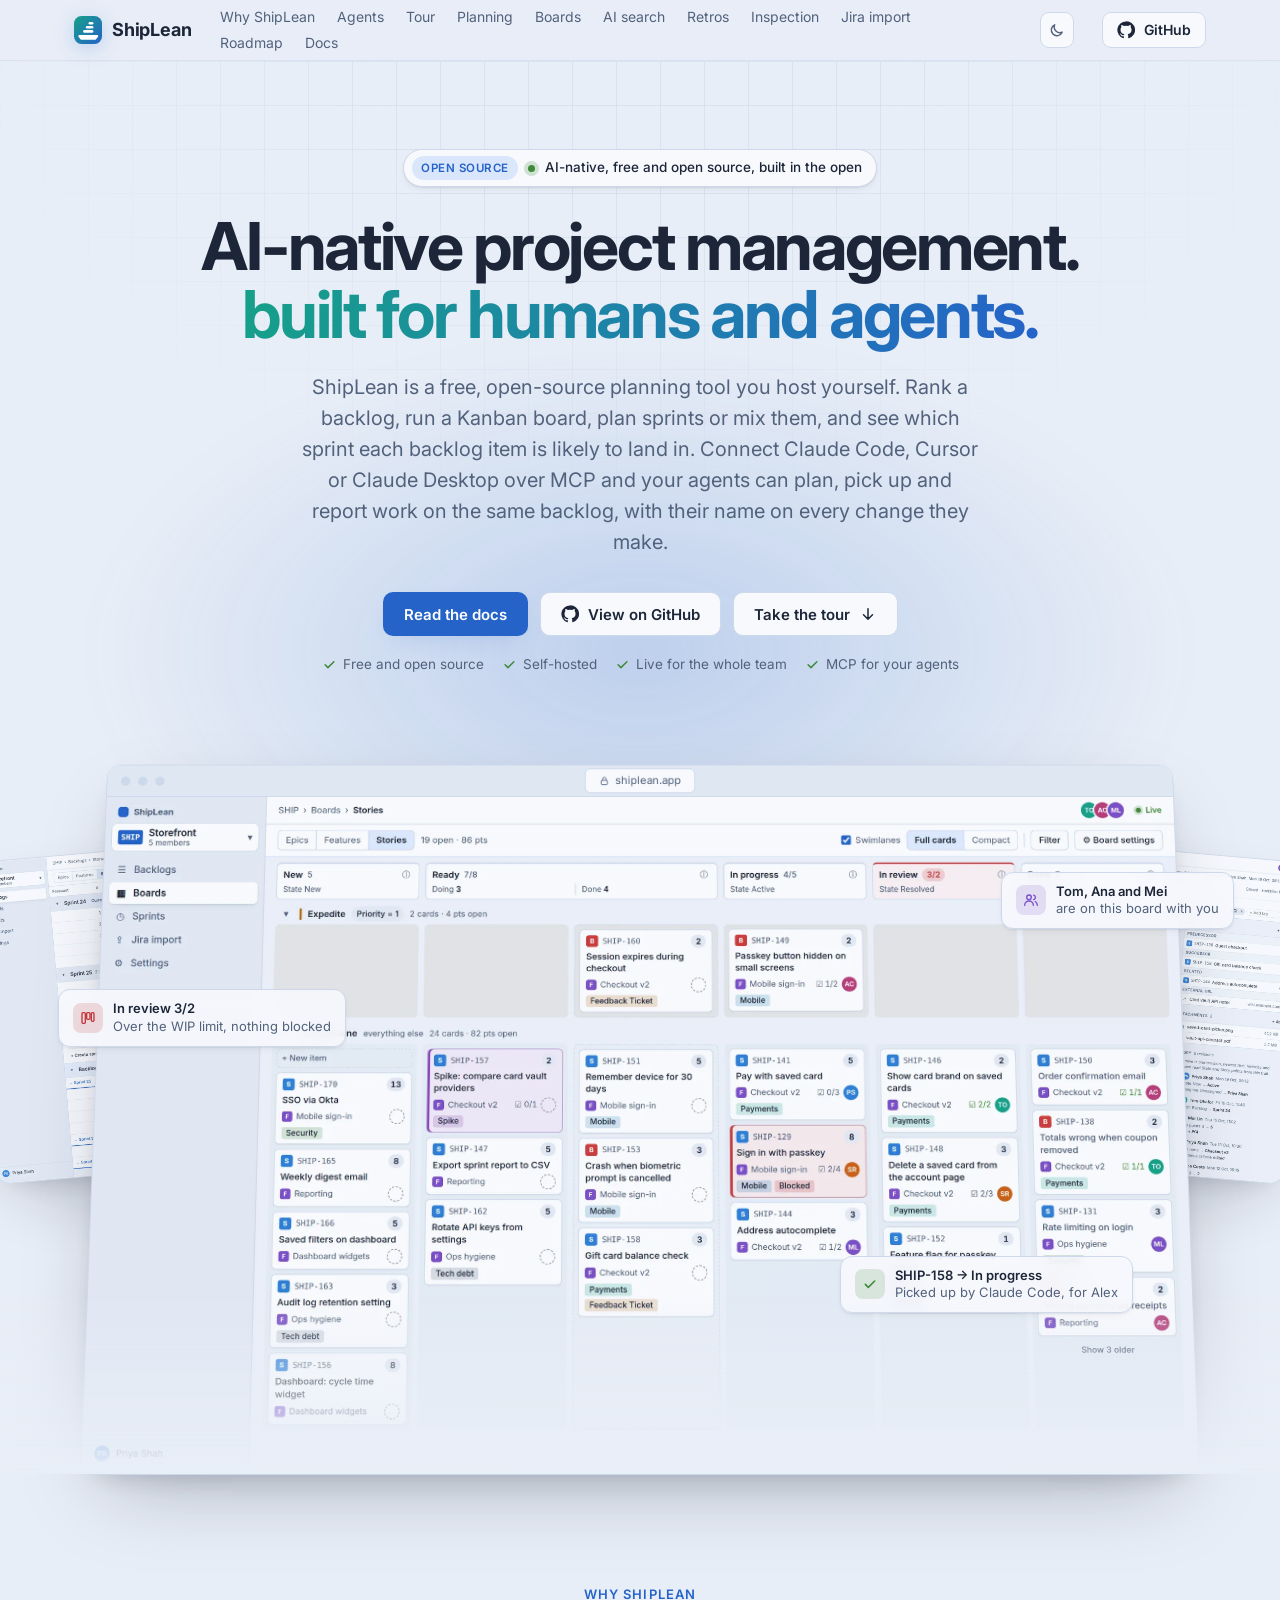
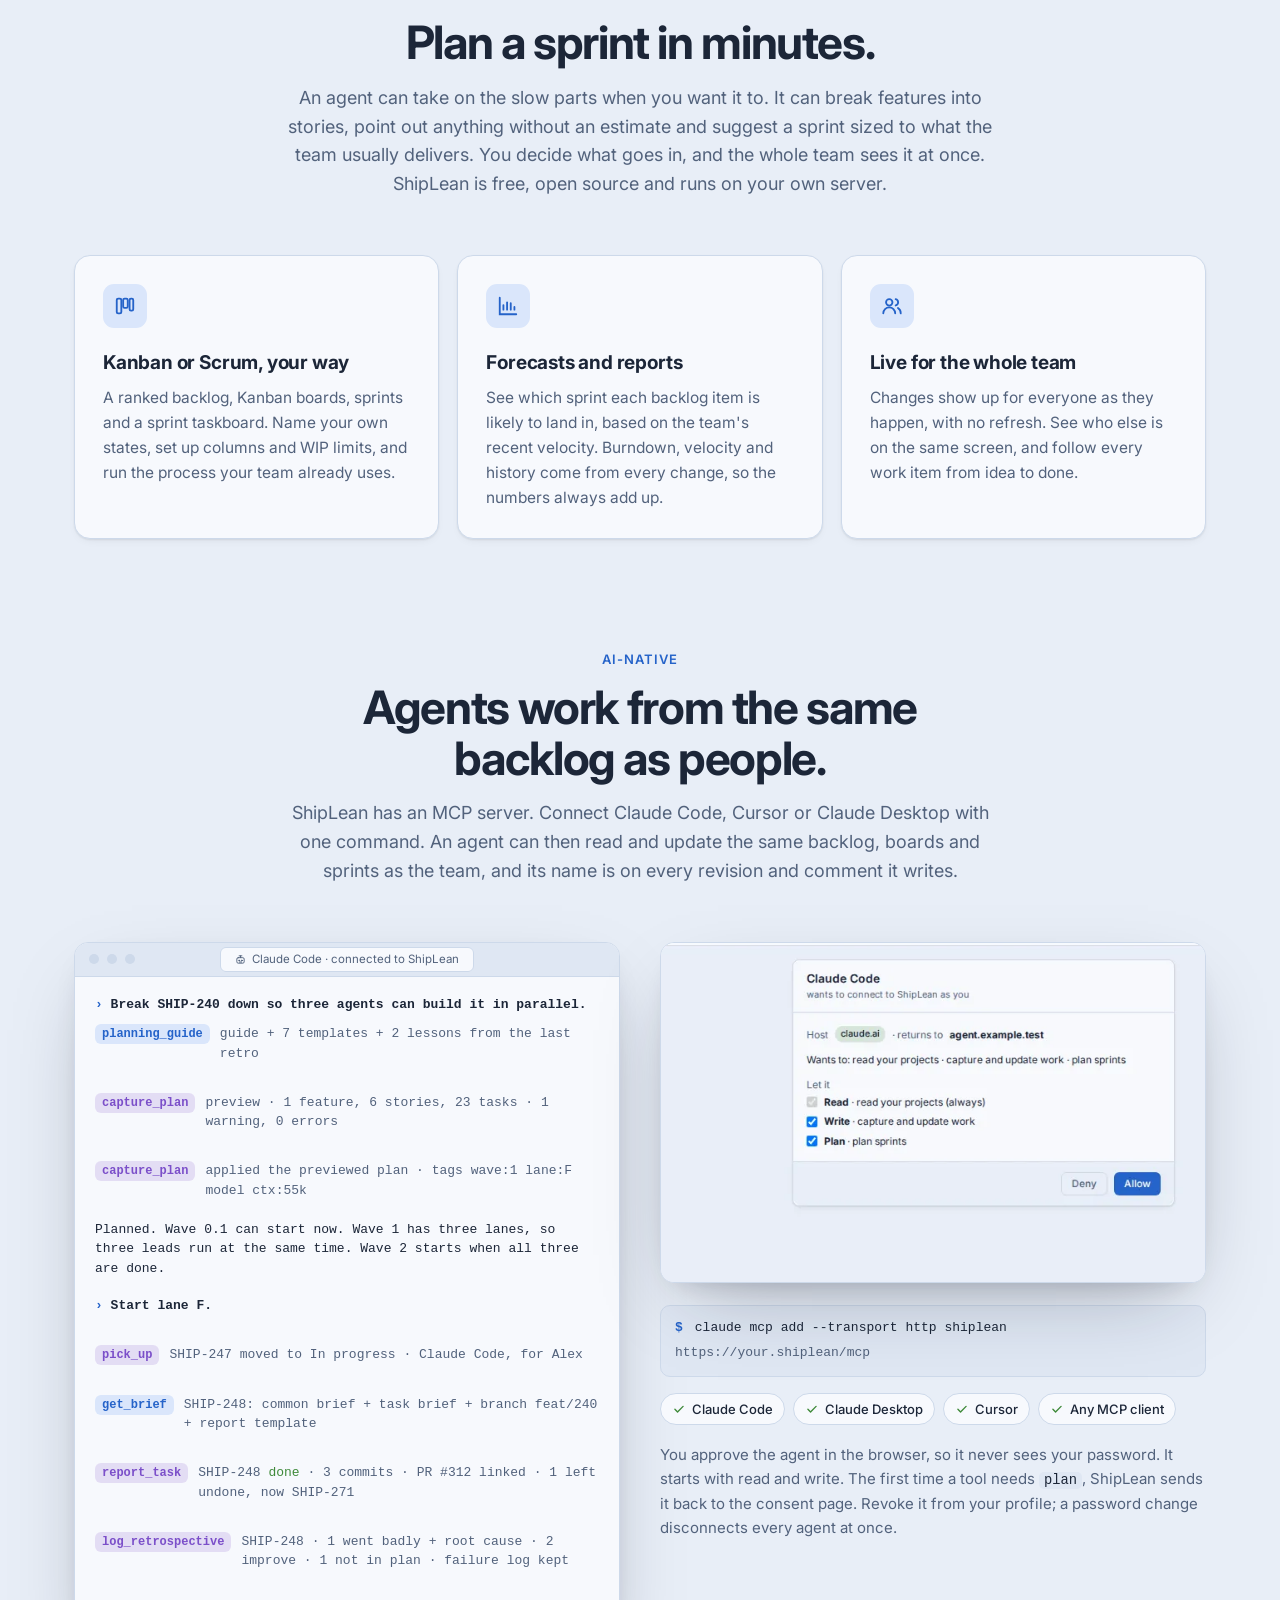
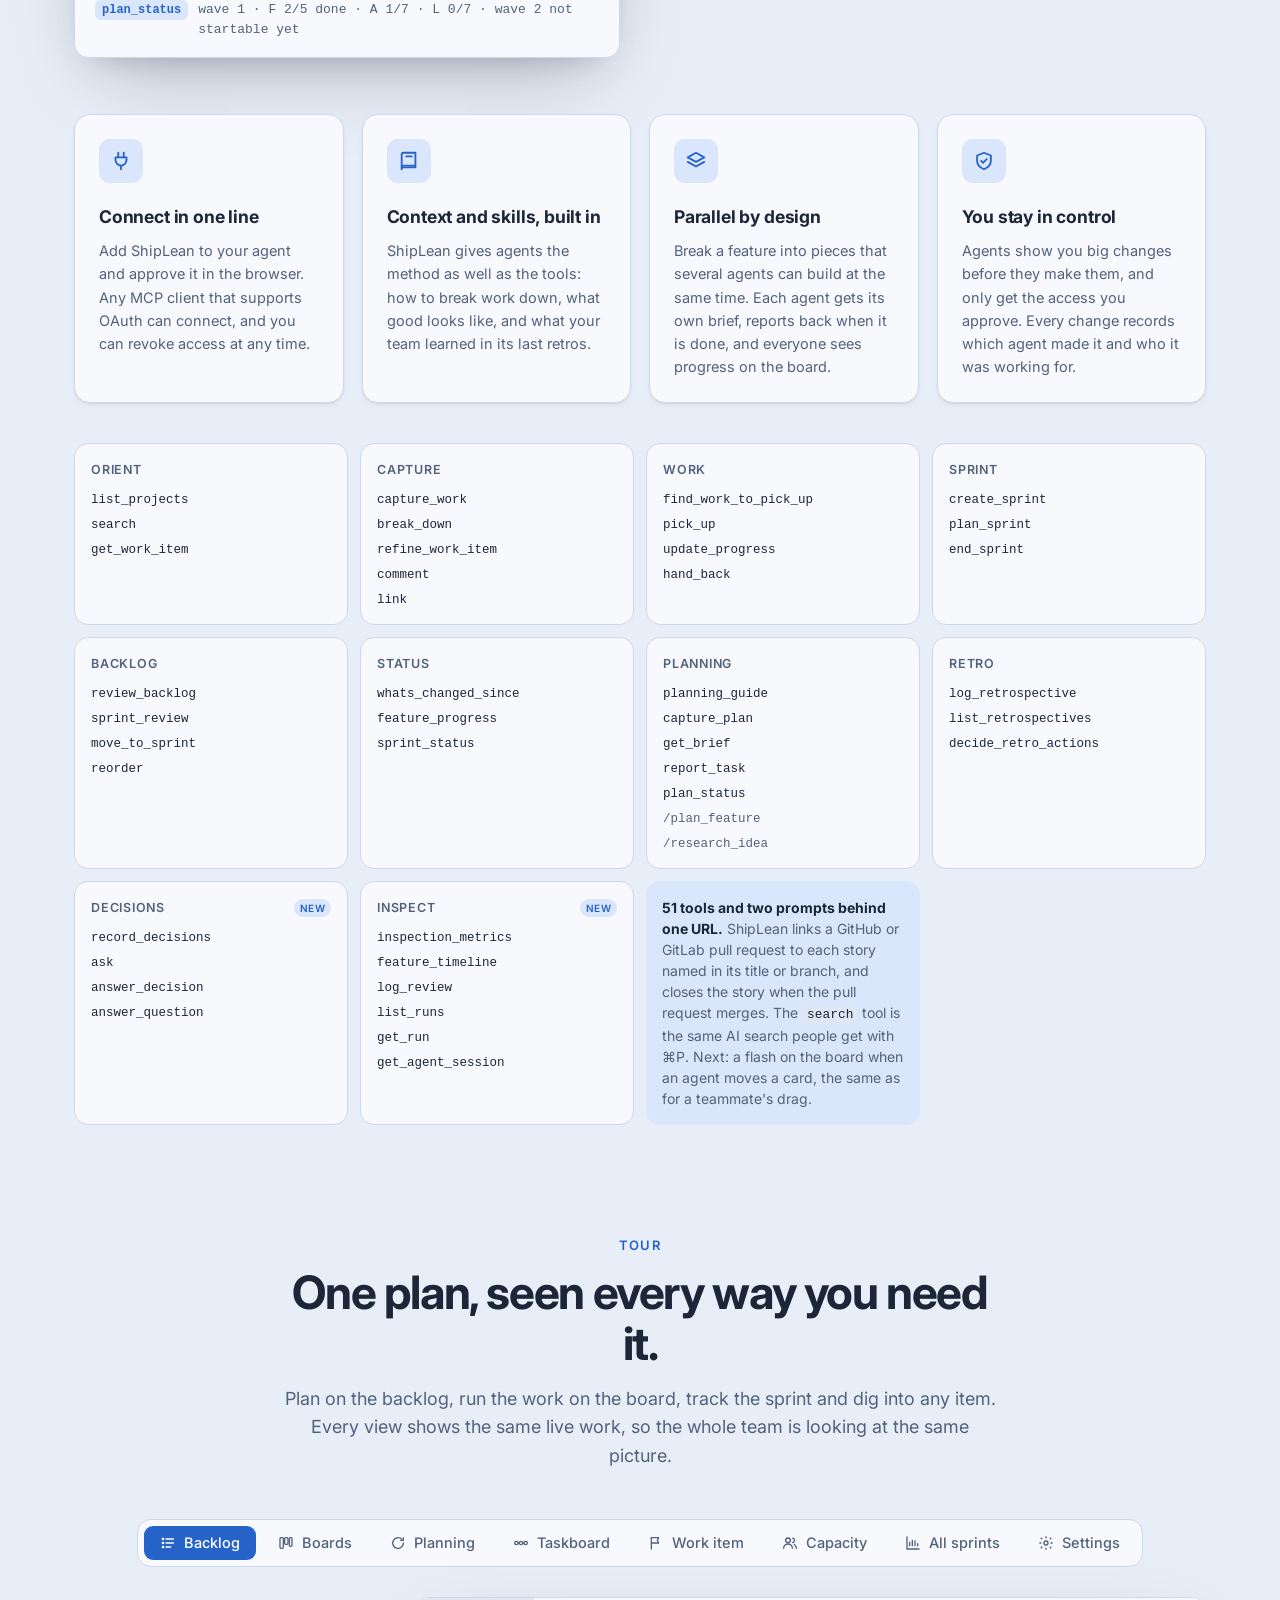
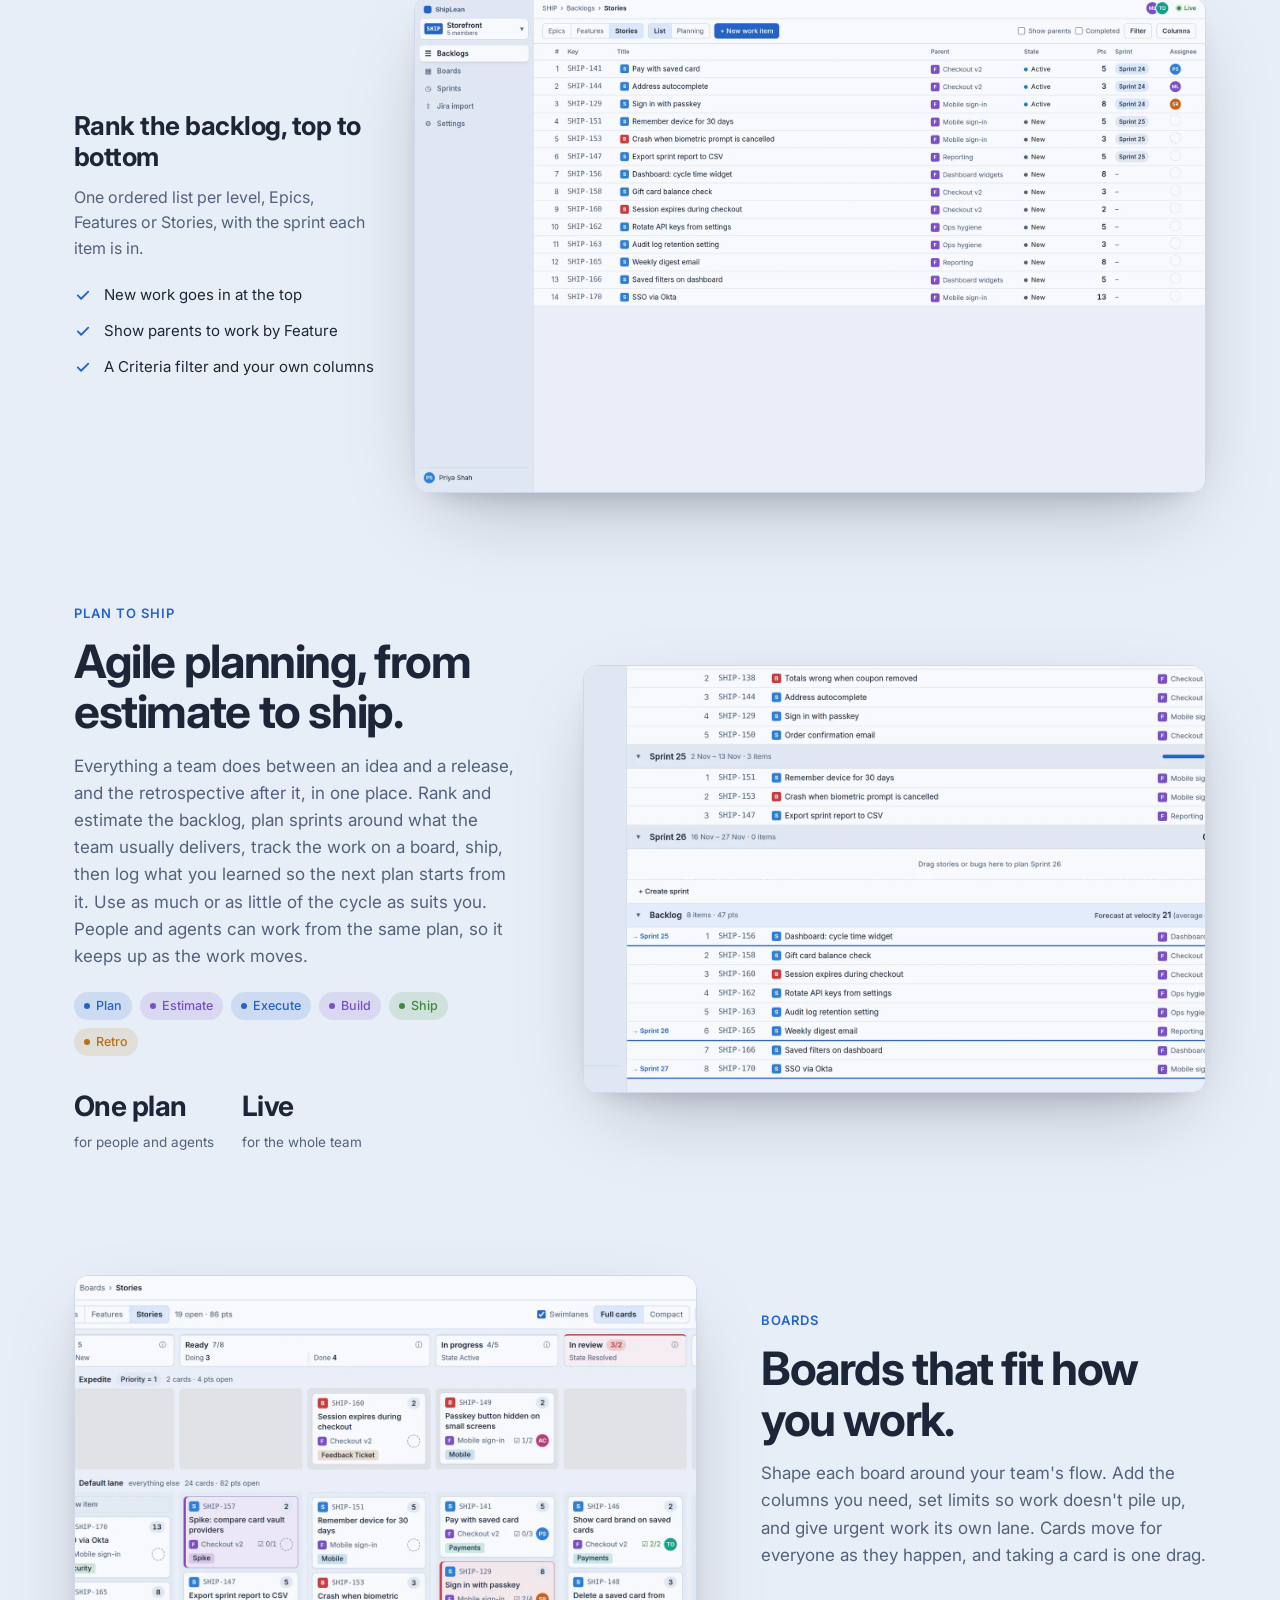
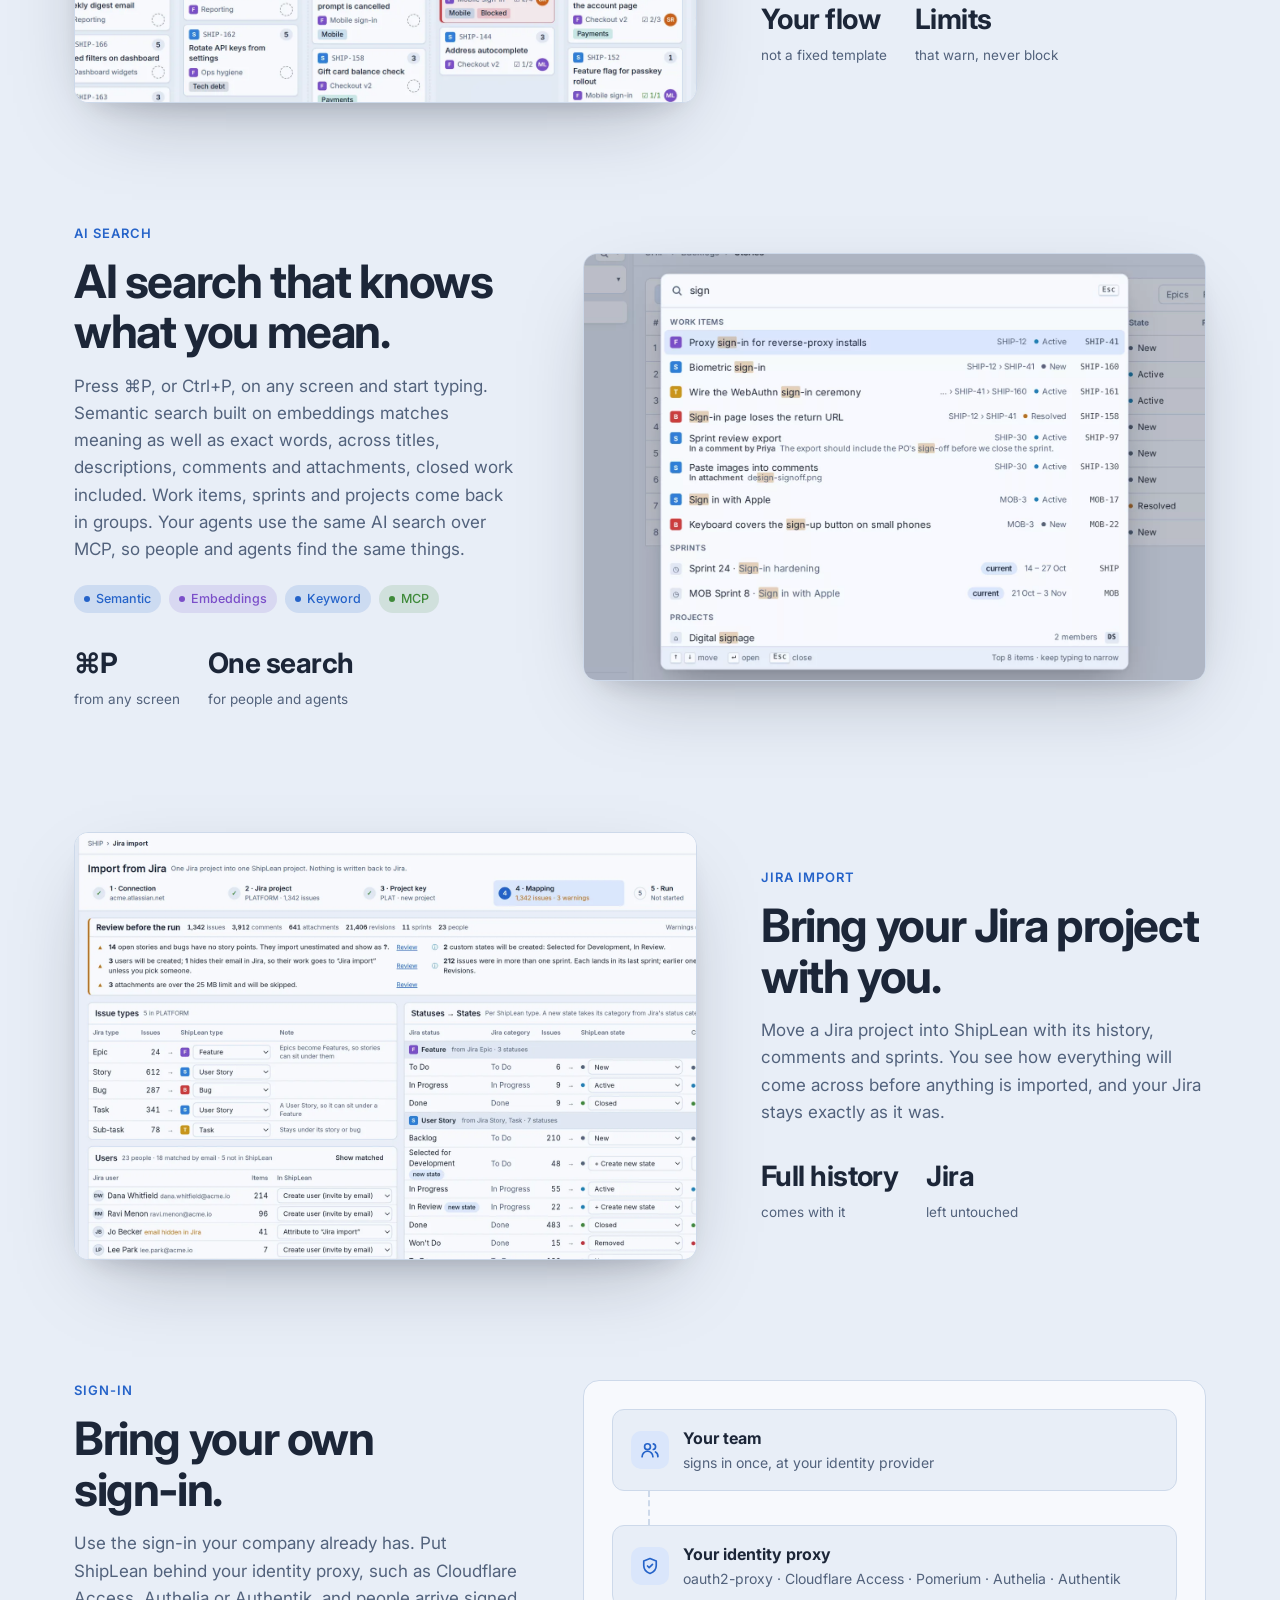
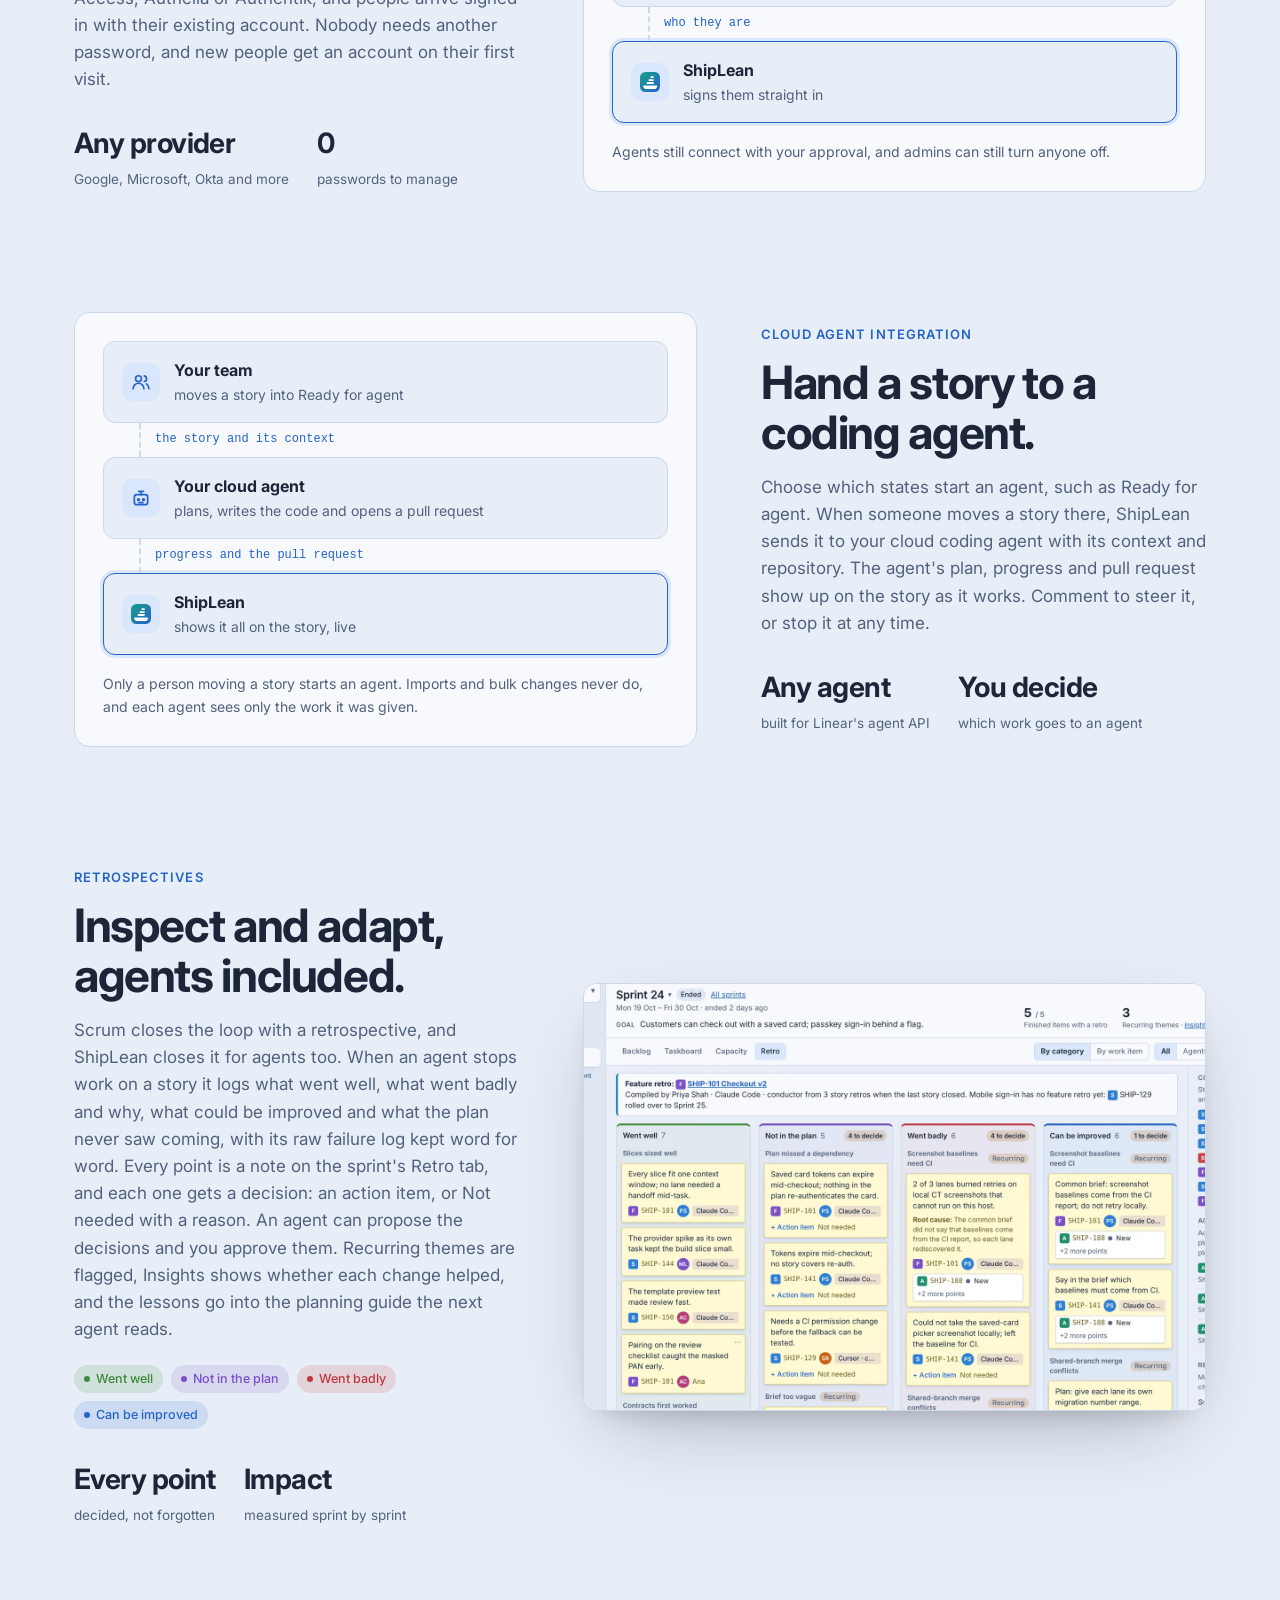
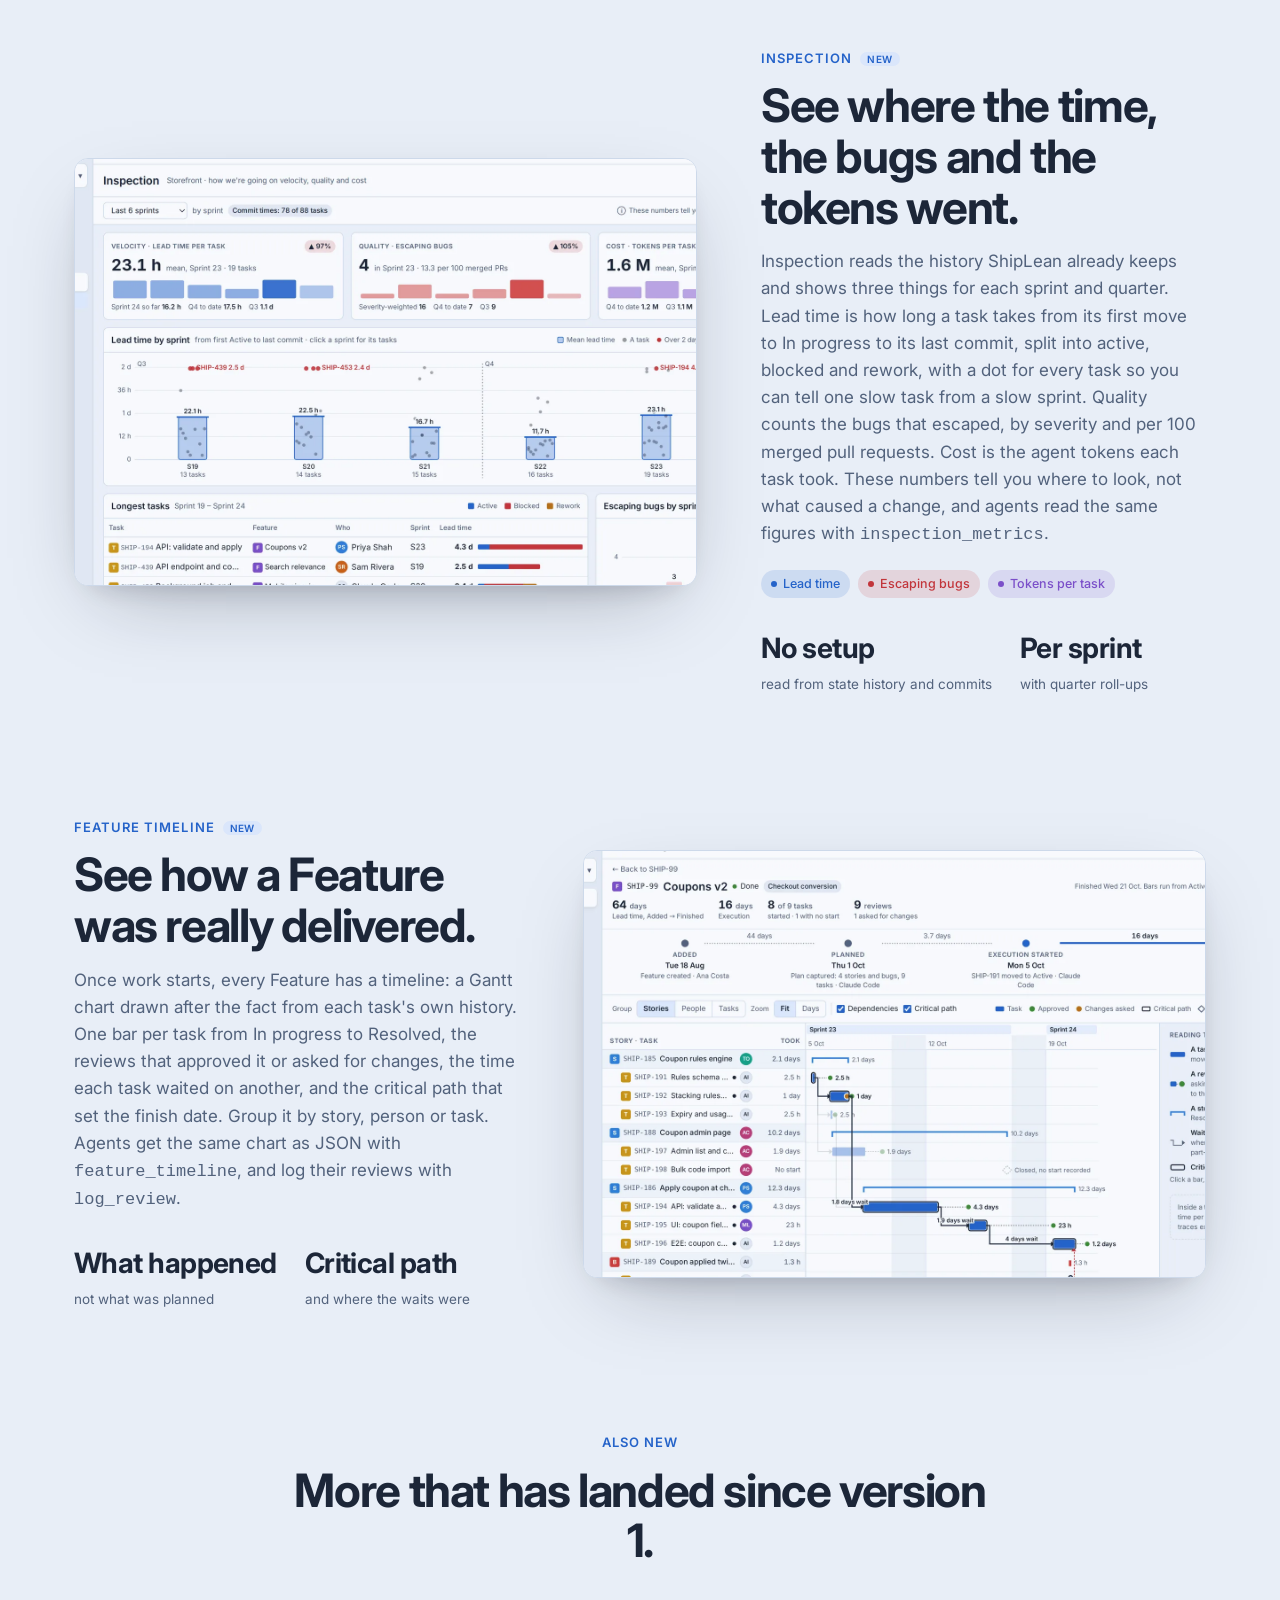
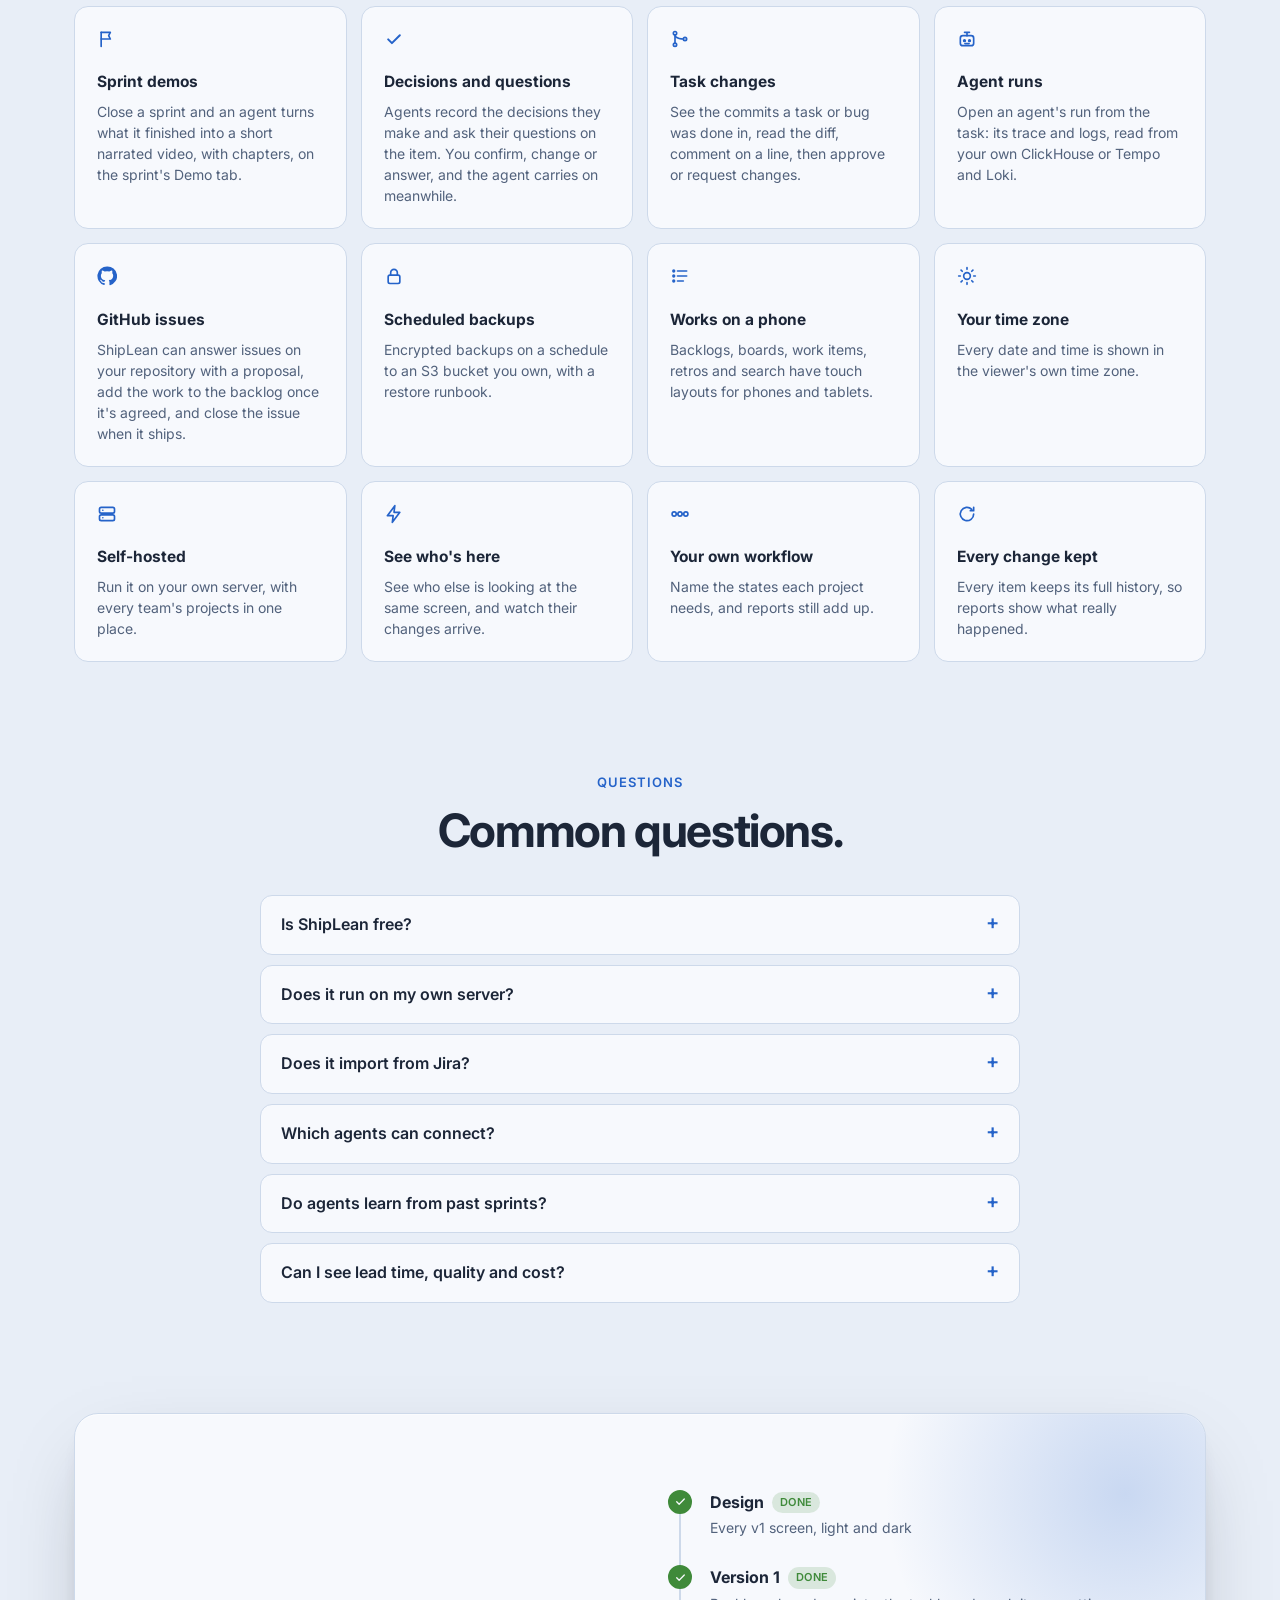
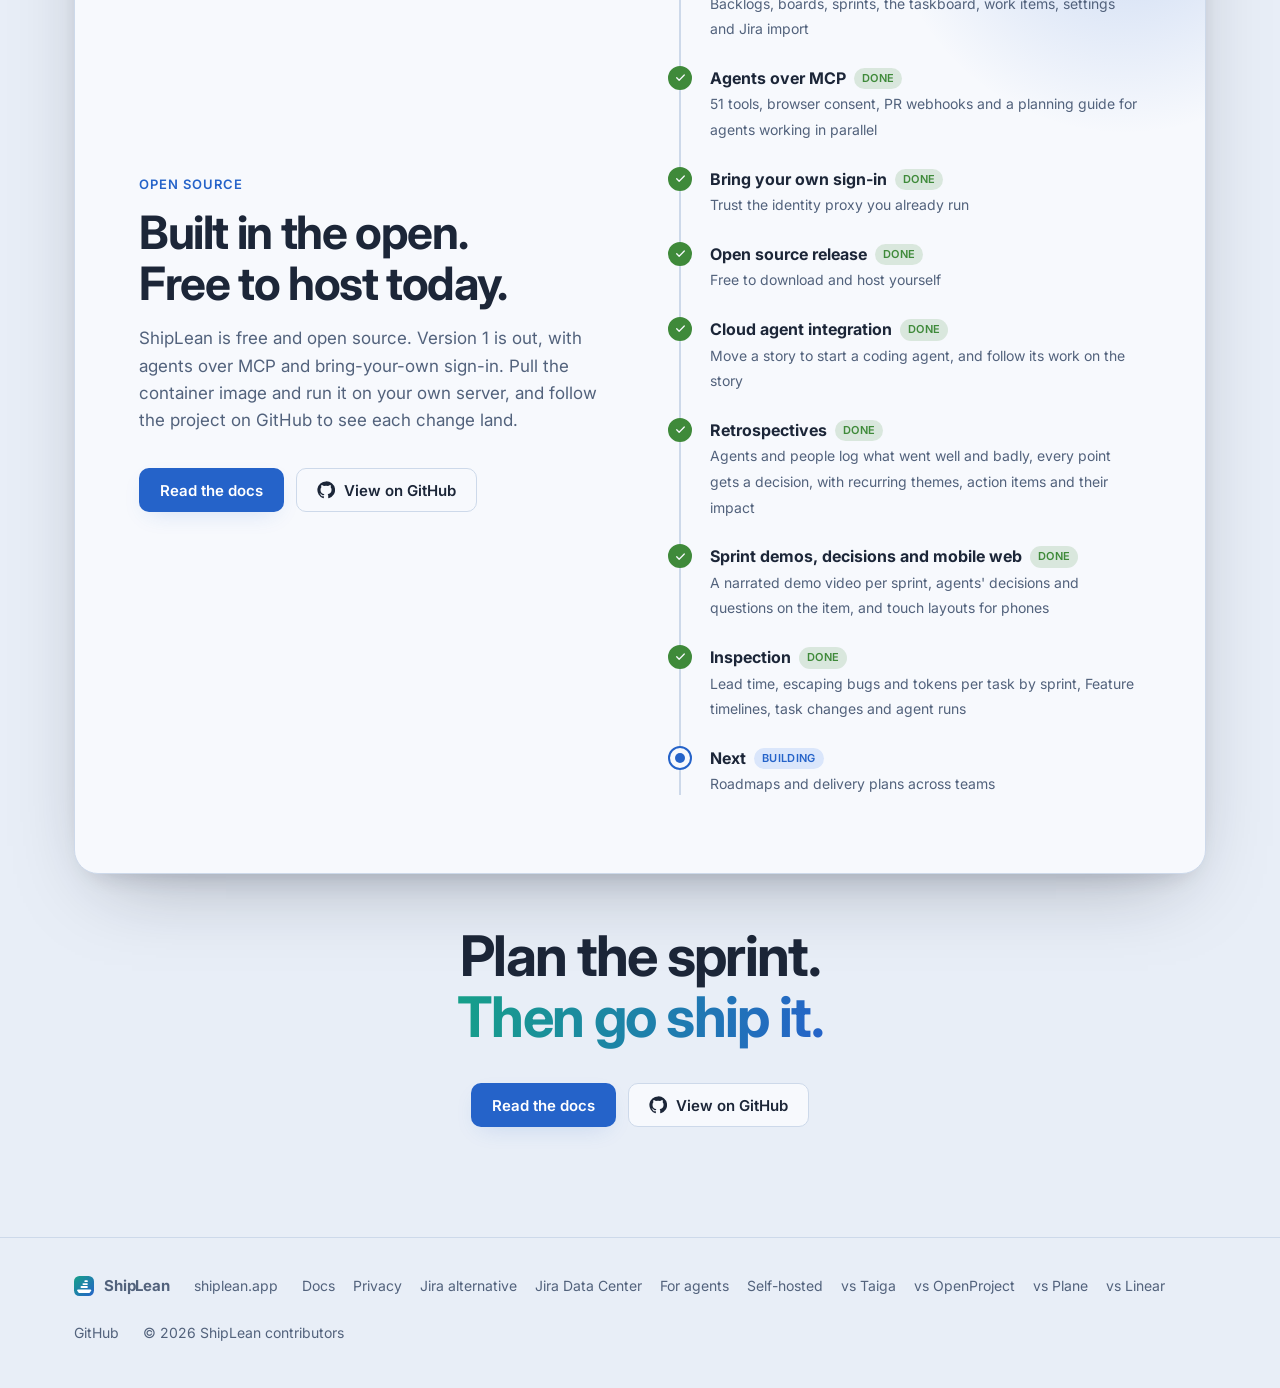
<file: site/index.html>
<!doctype html>
<html lang="en">
<head>
<meta charset="utf-8">
<meta name="viewport" content="width=device-width, initial-scale=1">
<title>ShipLean · AI-native, open-source Jira alternative for teams that ship</title>
<meta name="description" content="ShipLean is a free, open-source, self-hosted Jira alternative: backlogs, boards and sprints, a forecast that shows which sprint each backlog item lands in, and an MCP server so your agents plan and work on the same backlog as the team.">
<meta name="theme-color" content="#e8eef7" media="(prefers-color-scheme: light)">
<meta name="theme-color" content="#171e2d" media="(prefers-color-scheme: dark)">
<link rel="canonical" href="https://shiplean.app/">
<link rel="icon" href="favicon.svg" type="image/svg+xml">
<meta property="og:type" content="website">
<meta property="og:url" content="https://shiplean.app/">
<meta property="og:title" content="ShipLean · AI-native, open-source Jira alternative">
<meta property="og:description" content="Backlogs, boards and sprints with a forecast from real velocity, and an MCP server so your agents plan and work on the same backlog as you.">
<meta property="og:image" content="https://shiplean.app/og-image.png">
<meta property="og:image:width" content="1200">
<meta property="og:image:height" content="630">
<meta name="twitter:card" content="summary_large_image">
<link rel="stylesheet" href="tokens.css">
<link rel="stylesheet" href="site.css">
<script type="application/ld+json">{"@context":"https://schema.org","@type":"SoftwareApplication","name":"ShipLean","description":"ShipLean is a free, open-source, self-hosted Jira alternative: backlogs, boards and sprints, a forecast that shows which sprint each backlog item lands in, and an MCP server so your agents plan and work on the same backlog as the team.","applicationCategory":"BusinessApplication","operatingSystem":"Linux (self-hosted)","url":"https://shiplean.app/","image":"https://shiplean.app/og-image.png","offers":{"@type":"Offer","price":"0","priceCurrency":"USD"}}</script>
<script type="application/ld+json">{"@context":"https://schema.org","@type":"FAQPage","mainEntity":[{"@type":"Question","name":"Is ShipLean free?","acceptedAnswer":{"@type":"Answer","text":"Yes. ShipLean is free and open source, and you host it yourself. The docs show how to install it."}},{"@type":"Question","name":"Does it run on my own server?","acceptedAnswer":{"@type":"Answer","text":"Yes. ShipLean is self-hosted, and every team's projects can live on one server you control. See the self-hosted page for what you need."}},{"@type":"Question","name":"Does it import from Jira?","acceptedAnswer":{"@type":"Answer","text":"Yes. You can move a Jira project into ShipLean with its history, comments and sprints. You review how everything will come across before anything is imported, and your Jira stays exactly as it was."}},{"@type":"Question","name":"Which agents can connect?","acceptedAnswer":{"@type":"Answer","text":"Claude Code, Claude Desktop, Cursor and any other MCP client that supports OAuth. You approve each agent in the browser and can revoke it at any time."}},{"@type":"Question","name":"Do agents learn from past sprints?","acceptedAnswer":{"@type":"Answer","text":"Yes. When an agent finishes a story it logs a retrospective: what went well, what went badly and why, what to improve and what the plan missed. ShipLean groups the points into themes across sprints, every point gets a decision (an action item or Not needed), and the lessons go into the planning guide the next agent reads."}},{"@type":"Question","name":"Can I see lead time, quality and cost?","acceptedAnswer":{"@type":"Answer","text":"Yes. Inspection shows the mean lead time per task for each sprint, split into active, blocked and rework, the bugs that escaped by severity, and the agent tokens each task took, with quarter roll-ups. It reads the state history and commit times ShipLean already keeps, and agents can read the same numbers over MCP."}}]}</script>
</head>
<body>

<!-- SVG icon sprite -->
<svg width="0" height="0" style="position:absolute" aria-hidden="true">
  <defs>
    <linearGradient id="mark-g" x1="0" y1="0" x2="1" y2="1"><stop offset="0" style="stop-color:var(--grad-a)"/><stop offset="1" style="stop-color:var(--grad-b)"/></linearGradient>
    <symbol id="i-mark" viewBox="0 0 26 26"><rect width="26" height="26" rx="7" fill="url(#mark-g)"/><g style="fill:var(--mark-fg)"><rect x="13.5" y="5.5" width="4.5" height="2.4" rx="1.2"/><rect x="11" y="9.3" width="7" height="2.4" rx="1.2"/><rect x="8.5" y="13.1" width="9.5" height="2.4" rx="1.2"/><path d="M5 17.6h16.5a1 1 0 0 1 .8 1.6l-1.6 2.1a2 2 0 0 1-1.6.8H7.4a2 2 0 0 1-1.6-.8l-1.6-2.1A1 1 0 0 1 5 17.6Z"/></g></symbol>
    <symbol id="i-gh" viewBox="0 0 24 24"><path fill="currentColor" d="M12 .5a11.5 11.5 0 0 0-3.64 22.41c.58.1.79-.25.79-.56v-2c-3.2.7-3.88-1.37-3.88-1.37-.53-1.33-1.28-1.69-1.28-1.69-1.05-.71.08-.7.08-.7 1.16.08 1.77 1.19 1.77 1.19 1.03 1.77 2.7 1.26 3.36.96.1-.75.4-1.26.73-1.55-2.55-.29-5.24-1.28-5.24-5.68 0-1.26.45-2.28 1.19-3.08-.12-.29-.52-1.46.11-3.05 0 0 .97-.31 3.17 1.18a11 11 0 0 1 5.77 0c2.2-1.49 3.17-1.18 3.17-1.18.63 1.59.23 2.76.11 3.05.74.8 1.19 1.82 1.19 3.08 0 4.41-2.69 5.38-5.25 5.67.41.36.78 1.06.78 2.14v3.17c0 .31.21.67.8.56A11.5 11.5 0 0 0 12 .5Z"/></symbol>
    <symbol id="i-arrow" viewBox="0 0 24 24"><path fill="none" stroke="currentColor" stroke-width="2" stroke-linecap="round" stroke-linejoin="round" d="M12 5v14m-6-6 6 6 6-6"/></symbol>
    <symbol id="i-right" viewBox="0 0 24 24"><path fill="none" stroke="currentColor" stroke-width="2" stroke-linecap="round" stroke-linejoin="round" d="M5 12h14m-6-6 6 6-6 6"/></symbol>
    <symbol id="i-check" viewBox="0 0 24 24"><path fill="none" stroke="currentColor" stroke-width="2.4" stroke-linecap="round" stroke-linejoin="round" d="m5 12.5 4.5 4.5L19 7.5"/></symbol>
    <symbol id="i-lock" viewBox="0 0 24 24"><g fill="none" stroke="currentColor" stroke-width="2"><rect x="5" y="11" width="14" height="10" rx="2"/><path d="M8 11V8a4 4 0 0 1 8 0v3"/></g></symbol>
    <symbol id="i-sun" viewBox="0 0 24 24"><g fill="none" stroke="currentColor" stroke-width="2" stroke-linecap="round"><circle cx="12" cy="12" r="4"/><path d="M12 2v2m0 16v2M4.9 4.9l1.4 1.4m11.4 11.4 1.4 1.4M2 12h2m16 0h2M4.9 19.1l1.4-1.4M17.7 6.3l1.4-1.4"/></g></symbol>
    <symbol id="i-moon" viewBox="0 0 24 24"><path fill="none" stroke="currentColor" stroke-width="2" stroke-linejoin="round" d="M20 14.5A8 8 0 0 1 9.5 4a8 8 0 1 0 10.5 10.5Z"/></symbol>
    <symbol id="i-board" viewBox="0 0 24 24"><g fill="none" stroke="currentColor" stroke-width="2" stroke-linejoin="round"><rect x="3" y="4" width="5" height="16" rx="1.5"/><rect x="10" y="4" width="5" height="10" rx="1.5"/><rect x="17" y="4" width="4" height="13" rx="1.5"/></g></symbol>
    <symbol id="i-list" viewBox="0 0 24 24"><g fill="none" stroke="currentColor" stroke-width="2" stroke-linecap="round"><path d="M9 6h11M9 12h11M9 18h7"/><circle cx="4.5" cy="6" r="1" fill="currentColor"/><circle cx="4.5" cy="12" r="1" fill="currentColor"/><circle cx="4.5" cy="18" r="1" fill="currentColor"/></g></symbol>
    <symbol id="i-sprint" viewBox="0 0 24 24"><g fill="none" stroke="currentColor" stroke-width="2" stroke-linecap="round" stroke-linejoin="round"><path d="M20 12a8 8 0 1 1-2.3-5.6"/><path d="M20 4v4h-4"/></g></symbol>
    <symbol id="i-people" viewBox="0 0 24 24"><g fill="none" stroke="currentColor" stroke-width="2" stroke-linecap="round"><circle cx="9" cy="8" r="3.5"/><path d="M2.5 20a6.5 6.5 0 0 1 13 0"/><path d="M16 4.6a3.5 3.5 0 0 1 0 6.8M18.5 14.2A6.5 6.5 0 0 1 21.5 20"/></g></symbol>
    <symbol id="i-chart" viewBox="0 0 24 24"><g fill="none" stroke="currentColor" stroke-width="2" stroke-linecap="round"><path d="M3 3v18h18"/><path d="M7 16v-5M11 16V8M15 16v-7M19 16v-3"/></g></symbol>
    <symbol id="i-flag" viewBox="0 0 24 24"><g fill="none" stroke="currentColor" stroke-width="2" stroke-linejoin="round" stroke-linecap="round"><path d="M5 21V4"/><path d="M5 4h11l-2 4 2 4H5"/></g></symbol>
    <symbol id="i-gear" viewBox="0 0 24 24"><g fill="none" stroke="currentColor" stroke-width="2"><circle cx="12" cy="12" r="3"/><path d="M12 2v3m0 14v3M4.2 4.2l2.1 2.1m11.4 11.4 2.1 2.1M2 12h3m14 0h3M4.2 19.8l2.1-2.1M17.7 6.3l2.1-2.1"/></g></symbol>
    <symbol id="i-server" viewBox="0 0 24 24"><g fill="none" stroke="currentColor" stroke-width="2"><rect x="3" y="4" width="18" height="7" rx="2"/><rect x="3" y="13" width="18" height="7" rx="2"/><path stroke-linecap="round" d="M7 7.5h.01M7 16.5h.01"/></g></symbol>
    <symbol id="i-import" viewBox="0 0 24 24"><g fill="none" stroke="currentColor" stroke-width="2" stroke-linecap="round" stroke-linejoin="round"><path d="M12 3v12m-5-5 5 5 5-5"/><path d="M4 17v2a2 2 0 0 0 2 2h12a2 2 0 0 0 2-2v-2"/></g></symbol>
    <symbol id="i-bolt" viewBox="0 0 24 24"><path fill="none" stroke="currentColor" stroke-width="2" stroke-linejoin="round" d="M13 2 4 14h7l-1 8 9-12h-7l1-8Z"/></symbol>
    <symbol id="i-states" viewBox="0 0 24 24"><g fill="none" stroke="currentColor" stroke-width="2"><circle cx="5" cy="12" r="2.5"/><circle cx="12" cy="12" r="2.5"/><circle cx="19" cy="12" r="2.5"/><path d="M7.5 12h2M14.5 12h2"/></g></symbol>
    <symbol id="i-agent" viewBox="0 0 24 24"><g fill="none" stroke="currentColor" stroke-width="2" stroke-linecap="round" stroke-linejoin="round"><rect x="4" y="8" width="16" height="12" rx="3"/><path d="M12 8V4m-3 0h6"/><circle cx="9" cy="14" r="1" fill="currentColor"/><circle cx="15" cy="14" r="1" fill="currentColor"/><path d="M9.5 17.5h5"/></g></symbol>
    <symbol id="i-plug" viewBox="0 0 24 24"><g fill="none" stroke="currentColor" stroke-width="2" stroke-linecap="round" stroke-linejoin="round"><path d="M9 3v5m6-5v5"/><path d="M6 8h12v3a6 6 0 0 1-12 0V8Z"/><path d="M12 17v4"/></g></symbol>
    <symbol id="i-shield" viewBox="0 0 24 24"><g fill="none" stroke="currentColor" stroke-width="2" stroke-linecap="round" stroke-linejoin="round"><path d="M12 3 4.5 6v5.5c0 4.6 3.2 8 7.5 9.5 4.3-1.5 7.5-4.9 7.5-9.5V6L12 3Z"/><path d="m9 12 2 2 4-4"/></g></symbol>
    <symbol id="i-layers" viewBox="0 0 24 24"><g fill="none" stroke="currentColor" stroke-width="2" stroke-linecap="round" stroke-linejoin="round"><path d="m12 3 9 5-9 5-9-5 9-5Z"/><path d="m3 13 9 5 9-5"/></g></symbol>
    <symbol id="i-book" viewBox="0 0 24 24"><g fill="none" stroke="currentColor" stroke-width="2" stroke-linecap="round" stroke-linejoin="round"><path d="M4 5a2 2 0 0 1 2-2h13v16H6a2 2 0 0 0-2 2V5Z"/><path d="M4 19a2 2 0 0 1 2-2h13"/><path d="M9 7h6"/></g></symbol>
    <symbol id="i-merge" viewBox="0 0 24 24"><g fill="none" stroke="currentColor" stroke-width="2" stroke-linecap="round" stroke-linejoin="round"><circle cx="6" cy="5" r="2"/><circle cx="6" cy="19" r="2"/><circle cx="18" cy="12" r="2"/><path d="M6 7v10"/><path d="M6 7c0 5 10 5 10 5"/></g></symbol>
  </defs>
</svg>

<header class="nav">
  <div class="wrap">
    <a class="brand" href="#top"><svg class="mark" viewBox="0 0 26 26" aria-hidden="true"><use href="#i-mark"/></svg>ShipLean</a>
    <nav class="nav-links">
      <a href="#why">Why ShipLean</a>
      <a href="#agents">Agents</a>
      <a href="#tour">Tour</a>
      <a href="#planning">Planning</a>
      <a href="#board">Boards</a>
      <a href="#search">AI search</a>
      <a href="#retro">Retros</a>
      <a href="#inspection">Inspection</a>
      <a href="#jira">Jira import</a>
      <a href="#roadmap">Roadmap</a>
      <a href="https://docs.shiplean.app">Docs</a>
    </nav>
    <div class="nav-spacer"></div>
    <button class="icon-btn" id="themeBtn" type="button" aria-label="Switch light or dark theme">
      <svg class="only-light"><use href="#i-moon"/></svg><svg class="only-dark"><use href="#i-sun"/></svg>
    </button>
    <a class="btn btn-ghost btn-sm" href="https://github.com/shiplean"><svg><use href="#i-gh"/></svg><span>GitHub</span></a>
  </div>
</header>

<main id="top">
  <!-- ================= HERO ================= -->
  <div class="hero">
    <div class="wrap">
      <span class="pill"><span class="tag">Open source</span><span class="dot" aria-hidden="true"></span>AI-native, free and open source, built in the open</span>
      <h1 class="h1-wide">AI-native project management.<br><span class="grad">built for humans and agents.</span></h1>
      <p class="lede">ShipLean is a free, open-source planning tool you host yourself. Rank a backlog, run a Kanban board, plan sprints or mix them, and see which sprint each backlog item is likely to land in. Connect Claude Code, Cursor or Claude Desktop over MCP and your agents can plan, pick up and report work on the same backlog, with their name on every change they make.</p>
      <div class="cta-row">
        <a class="btn btn-primary" href="https://docs.shiplean.app">Read the docs</a><a class="btn btn-ghost" href="https://github.com/ShipLean/ShipLean"><svg><use href="#i-gh"/></svg>View on GitHub</a>
        <a class="btn btn-ghost" href="#tour">Take the tour<svg><use href="#i-arrow"/></svg></a>
      </div>
      <div class="fine">
        <span><svg><use href="#i-check"/></svg>Free and open source</span>
        <span><svg><use href="#i-check"/></svg>Self-hosted</span>
        <span><svg><use href="#i-check"/></svg>Live for the whole team</span>
        <span><svg><use href="#i-check"/></svg>MCP for your agents</span>
      </div>

      <div class="stage">
        <div class="side l frame" aria-hidden="true">
          <img class="only-light" src="shots/planning-light.webp" alt="">
          <img class="only-dark" src="shots/planning-dark.webp" alt="">
        </div>
        <div class="side r frame" aria-hidden="true">
          <img class="only-light" src="shots/work-item-light.webp" alt="">
          <img class="only-dark" src="shots/work-item-dark.webp" alt="">
        </div>
        <div class="main frame">
          <div class="frame-bar"><i></i><i></i><i></i><span class="url"><svg><use href="#i-lock"/></svg>shiplean.app</span><span class="bal"></span></div>
          <img class="only-light" src="shots/board-light.webp" alt="The ShipLean Stories board: columns mapped to states, WIP limits, an Expedite swimlane and cards with tags, task roll-ups and assignees" width="2000" height="1250">
          <img class="only-dark" src="shots/board-dark.webp" alt="The ShipLean Stories board in dark mode" width="2000" height="1250">
        </div>
        <div class="callout c1">
          <span class="ic" style="background:color-mix(in srgb, var(--color-danger) 16%, transparent);color:var(--color-danger)"><svg><use href="#i-board"/></svg></span>
          <span><b>In review 3/2</b><span class="muted">Over the WIP limit, nothing blocked</span></span>
        </div>
        <div class="callout c2">
          <span class="ic" style="background:color-mix(in srgb, var(--type-feature) 16%, transparent);color:var(--type-feature)"><svg><use href="#i-people"/></svg></span>
          <span><b>Tom, Ana and Mei</b><span class="muted">are on this board with you</span></span>
        </div>
        <div class="callout c3">
          <span class="ic" style="background:color-mix(in srgb, var(--color-ok) 16%, transparent);color:var(--color-ok)"><svg><use href="#i-check"/></svg></span>
          <span><b>SHIP-158 → In progress</b><span class="muted">Picked up by Claude Code, for Alex</span></span>
        </div>
      </div>
    </div>
    <div class="stage-fade"></div>
  </div>

  <!-- ================= WHY ================= -->
  <section id="why">
    <div class="wrap">
      <div class="sec-head center">
        <div class="eyebrow">Why ShipLean</div>
        <h2>Plan a sprint in minutes.</h2>
        <p>An agent can take on the slow parts when you want it to. It can break features into stories, point out anything without an estimate and suggest a sprint sized to what the team usually delivers. You decide what goes in, and the whole team sees it at once. ShipLean is free, open source and runs on your own server.</p>
      </div>
      <div class="pillars">
        <div class="card">
          <div class="ic"><svg><use href="#i-board"/></svg></div>
          <h3>Kanban or Scrum, your way</h3>
          <p>A ranked backlog, Kanban boards, sprints and a sprint taskboard. Name your own states, set up columns and WIP limits, and run the process your team already uses.</p>
        </div>
        <div class="card">
          <div class="ic"><svg><use href="#i-chart"/></svg></div>
          <h3>Forecasts and reports</h3>
          <p>See which sprint each backlog item is likely to land in, based on the team's recent velocity. Burndown, velocity and history come from every change, so the numbers always add up.</p>
        </div>
        <div class="card">
          <div class="ic"><svg><use href="#i-people"/></svg></div>
          <h3>Live for the whole team</h3>
          <p>Changes show up for everyone as they happen, with no refresh. See who else is on the same screen, and follow every work item from idea to done.</p>
        </div>
      </div>
    </div>
  </section>

  <!-- ================= AI-NATIVE / AGENTS ================= -->
  <section id="agents" style="padding-top:0">
    <div class="wrap">
      <div class="sec-head center">
        <div class="eyebrow">AI-native</div>
        <h2>Agents work from the same backlog as people.</h2>
        <p>ShipLean has an MCP server. Connect Claude Code, Cursor or Claude Desktop with one command. An agent can then read and update the same backlog, boards and sprints as the team, and its name is on every revision and comment it writes.</p>
      </div>

      <div class="agent-grid">
        <div class="term">
          <div class="frame-bar"><i></i><i></i><i></i><span class="url"><svg><use href="#i-agent"/></svg>Claude Code · connected to ShipLean</span><span class="bal"></span></div>
<pre><span class="u">Break SHIP-240 down so three agents can build it in parallel.</span>
<span class="t"><code>planning_guide</code><span>guide + 7 templates + 2 lessons from the last retro</span></span>
<span class="t w"><code>capture_plan</code><span>preview · 1 feature, 6 stories, 23 tasks · 1 warning, 0 errors</span></span>
<span class="t w"><code>capture_plan</code><span>applied the previewed plan · tags wave:1 lane:F model ctx:55k</span></span>
<span class="a">Planned. Wave 0.1 can start now. Wave 1 has three lanes, so three leads run at the same time. Wave 2 starts when all three are done.</span>
<span class="u">Start lane F.</span>
<span class="t w"><code>pick_up</code><span>SHIP-247 moved to In progress · Claude Code, for Alex</span></span>
<span class="t"><code>get_brief</code><span>SHIP-248: common brief + task brief + branch feat/240 + report template</span></span>
<span class="t w"><code>report_task</code><span>SHIP-248 <span class="ok">done</span> · 3 commits · PR #312 linked · 1 left undone, now SHIP-271</span></span>
<span class="t w"><code>log_retrospective</code><span>SHIP-248 · 1 went badly + root cause · 2 improve · 1 not in plan · failure log kept</span></span>
<span class="t"><code>plan_status</code><span>wave 1 · F 2/5 done · A 1/7 · L 0/7 · wave 2 not startable yet</span></span></pre>
        </div>
        <div>
          <div class="frame crop consent">
            <img class="only-light" src="shots/authorize-light.webp" alt="ShipLean's consent page: Claude Code wants to connect as you, with read, write and plan scopes to allow or deny" loading="lazy" width="1440" height="900">
            <img class="only-dark" src="shots/authorize-dark.webp" alt="ShipLean's consent page, dark" loading="lazy" width="1440" height="900">
          </div>
          <div class="connect"><span class="p">$</span><span>claude mcp add --transport http shiplean</span><span class="n">https://your.shiplean/mcp</span></div>
          <div class="clients">
            <span><svg><use href="#i-check"/></svg>Claude Code</span>
            <span><svg><use href="#i-check"/></svg>Claude Desktop</span>
            <span><svg><use href="#i-check"/></svg>Cursor</span>
            <span><svg><use href="#i-check"/></svg>Any MCP client</span>
          </div>
          <p class="agent-note">You approve the agent in the browser, so it never sees your password. It starts with read and write. The first time a tool needs <code>plan</code>, ShipLean sends it back to the consent page. Revoke it from your profile; a password change disconnects every agent at once.</p>
        </div>
      </div>

      <div class="pillars four">
        <div class="card">
          <div class="ic"><svg><use href="#i-plug"/></svg></div>
          <h3>Connect in one line</h3>
          <p>Add ShipLean to your agent and approve it in the browser. Any MCP client that supports OAuth can connect, and you can revoke access at any time.</p>
        </div>
        <div class="card">
          <div class="ic"><svg><use href="#i-book"/></svg></div>
          <h3>Context and skills, built in</h3>
          <p>ShipLean gives agents the method as well as the tools: how to break work down, what good looks like, and what your team learned in its last retros.</p>
        </div>
        <div class="card">
          <div class="ic"><svg><use href="#i-layers"/></svg></div>
          <h3>Parallel by design</h3>
          <p>Break a feature into pieces that several agents can build at the same time. Each agent gets its own brief, reports back when it is done, and everyone sees progress on the board.</p>
        </div>
        <div class="card">
          <div class="ic"><svg><use href="#i-shield"/></svg></div>
          <h3>You stay in control</h3>
          <p>Agents show you big changes before they make them, and only get the access you approve. Every change records which agent made it and who it was working for.</p>
        </div>
      </div>

      <div class="tools">
        <div class="tool-group"><h4>Orient</h4><ul><li>list_projects</li><li>search</li><li>get_work_item</li></ul></div>
        <div class="tool-group"><h4>Capture</h4><ul><li>capture_work</li><li>break_down</li><li>refine_work_item</li><li>comment</li><li>link</li></ul></div>
        <div class="tool-group"><h4>Work</h4><ul><li>find_work_to_pick_up</li><li>pick_up</li><li>update_progress</li><li>hand_back</li></ul></div>
        <div class="tool-group"><h4>Sprint</h4><ul><li>create_sprint</li><li>plan_sprint</li><li>end_sprint</li></ul></div>
        <div class="tool-group"><h4>Backlog</h4><ul><li>review_backlog</li><li>sprint_review</li><li>move_to_sprint</li><li>reorder</li></ul></div>
        <div class="tool-group"><h4>Status</h4><ul><li>whats_changed_since</li><li>feature_progress</li><li>sprint_status</li></ul></div>
        <div class="tool-group"><h4>Planning</h4><ul><li>planning_guide</li><li>capture_plan</li><li>get_brief</li><li>report_task</li><li>plan_status</li><li class="prompt">/plan_feature</li><li class="prompt">/research_idea</li></ul></div>
        <div class="tool-group"><h4>Retro</h4><ul><li>log_retrospective</li><li>list_retrospectives</li><li>decide_retro_actions</li></ul></div>
        <div class="tool-group"><h4>Decisions<span class="new">New</span></h4><ul><li>record_decisions</li><li>ask</li><li>answer_decision</li><li>answer_question</li></ul></div>
        <div class="tool-group"><h4>Inspect<span class="new">New</span></h4><ul><li>inspection_metrics</li><li>feature_timeline</li><li>log_review</li><li>list_runs</li><li>get_run</li><li>get_agent_session</li></ul></div>
        <p class="tools-note"><b>51 tools and two prompts behind one URL.</b> ShipLean links a GitHub or GitLab pull request to each story named in its title or branch, and closes the story when the pull request merges. The <code>search</code> tool is the same AI search people get with ⌘P. Next: a flash on the board when an agent moves a card, the same as for a teammate's drag.</p>
      </div>
    </div>
  </section>

  <!-- ================= TOUR ================= -->
  <section id="tour" style="padding-top:0">
    <div class="wrap">
      <div class="sec-head center">
        <div class="eyebrow">Tour</div>
        <h2>One plan, seen every way you need it.</h2>
        <p>Plan on the backlog, run the work on the board, track the sprint and dig into any item. Every view shows the same live work, so the whole team is looking at the same picture.</p>
      </div>

      <div class="tour">
        <div class="tabs" role="tablist" aria-label="ShipLean screens">
          <button class="tab" role="tab" aria-selected="true" data-t="backlog"><svg><use href="#i-list"/></svg>Backlog</button>
          <button class="tab" role="tab" aria-selected="false" data-t="board"><svg><use href="#i-board"/></svg>Boards</button>
          <button class="tab" role="tab" aria-selected="false" data-t="planning"><svg><use href="#i-sprint"/></svg>Planning</button>
          <button class="tab" role="tab" aria-selected="false" data-t="taskboard"><svg><use href="#i-states"/></svg>Taskboard</button>
          <button class="tab" role="tab" aria-selected="false" data-t="work-item"><svg><use href="#i-flag"/></svg>Work item</button>
          <button class="tab" role="tab" aria-selected="false" data-t="capacity"><svg><use href="#i-people"/></svg>Capacity</button>
          <button class="tab" role="tab" aria-selected="false" data-t="sprints"><svg><use href="#i-chart"/></svg>All sprints</button>
          <button class="tab" role="tab" aria-selected="false" data-t="settings"><svg><use href="#i-gear"/></svg>Settings</button>
        </div>

        <div class="panel on" id="p-backlog" role="tabpanel">
          <div>
            <h3>Rank the backlog, top to bottom</h3>
            <p>One ordered list per level, Epics, Features or Stories, with the sprint each item is in.</p>
            <ul class="ticks">
              <li><svg><use href="#i-check"/></svg>New work goes in at the top</li>
              <li><svg><use href="#i-check"/></svg>Show parents to work by Feature</li>
              <li><svg><use href="#i-check"/></svg>A Criteria filter and your own columns</li>
            </ul>
          </div>
          <div class="frame"><img class="only-light" src="shots/backlog-light.webp" alt="ShipLean Backlog screen" loading="lazy"><img class="only-dark" src="shots/backlog-dark.webp" alt="ShipLean Backlog screen, dark" loading="lazy"></div>
        </div>

        <div class="panel" id="p-board" role="tabpanel">
          <div>
            <h3>A Kanban board with your own columns and states</h3>
            <p>Columns map to states for each type, so one board holds stories and bugs that move differently.</p>
            <ul class="ticks">
              <li><svg><use href="#i-check"/></svg>WIP limits that warn without blocking</li>
              <li><svg><use href="#i-check"/></svg>Split columns and a definition of done</li>
              <li><svg><use href="#i-check"/></svg>Swimlanes and card style rules</li>
            </ul>
          </div>
          <div class="frame"><img class="only-light" src="shots/board-light.webp" alt="ShipLean Boards screen" loading="lazy"><img class="only-dark" src="shots/board-dark.webp" alt="ShipLean Boards screen, dark" loading="lazy"></div>
        </div>

        <div class="panel" id="p-planning" role="tabpanel">
          <div>
            <h3>Plan the next few sprints in one list</h3>
            <p>The current sprint, the future sprints and the backlog, stacked in one ranked list.</p>
            <ul class="ticks">
              <li><svg><use href="#i-check"/></svg>Drag between sprints, or Alt+↑/↓ from the keyboard</li>
              <li><svg><use href="#i-check"/></svg>Committed against team capacity on every sprint</li>
              <li><svg><use href="#i-check"/></svg>A forecast line for each sprint the backlog reaches</li>
            </ul>
          </div>
          <div class="frame"><img class="only-light" src="shots/planning-light.webp" alt="ShipLean Planning screen" loading="lazy"><img class="only-dark" src="shots/planning-dark.webp" alt="ShipLean Planning screen, dark" loading="lazy"></div>
        </div>

        <div class="panel" id="p-taskboard" role="tabpanel">
          <div>
            <h3>Run the sprint on a live taskboard</h3>
            <p>One row per story or bug, one column per task state, updated as the team works.</p>
            <ul class="ticks">
              <li><svg><use href="#i-check"/></svg>Group by stories or by people</li>
              <li><svg><use href="#i-check"/></svg>Pick up a task in one click</li>
              <li><svg><use href="#i-check"/></svg>Finished stories fold down to a single line</li>
            </ul>
          </div>
          <div class="frame"><img class="only-light" src="shots/taskboard-light.webp" alt="ShipLean Taskboard screen" loading="lazy"><img class="only-dark" src="shots/taskboard-dark.webp" alt="ShipLean Taskboard screen, dark" loading="lazy"></div>
        </div>

        <div class="panel" id="p-work-item" role="tabpanel">
          <div>
            <h3>Everything about one story on one page</h3>
            <p>Description, acceptance criteria, tasks, discussion, links and the full history of every change.</p>
            <ul class="ticks">
              <li><svg><use href="#i-check"/></svg>Acceptance criteria as a checklist</li>
              <li><svg><use href="#i-check"/></svg>Tasks and comments save straight away</li>
              <li><svg><use href="#i-check"/></svg>If someone saved first, see what they changed</li>
            </ul>
          </div>
          <div class="frame"><img class="only-light" src="shots/work-item-light.webp" alt="ShipLean Work item screen" loading="lazy"><img class="only-dark" src="shots/work-item-dark.webp" alt="ShipLean Work item screen, dark" loading="lazy"></div>
        </div>

        <div class="panel" id="p-capacity" role="tabpanel">
          <div>
            <h3>Capacity as a team total</h3>
            <p>Each person enters their own points. ShipLean compares only the team total with the sprint.</p>
            <ul class="ticks">
              <li><svg><use href="#i-check"/></svg>A note for the low weeks, like <em>Off Thu and Fri</em></li>
              <li><svg><use href="#i-check"/></svg>A sense check against velocity</li>
              <li><svg><use href="#i-check"/></svg>Copy last sprint's numbers in one click</li>
            </ul>
          </div>
          <div class="frame"><img class="only-light" src="shots/capacity-light.webp" alt="ShipLean Capacity screen" loading="lazy"><img class="only-dark" src="shots/capacity-dark.webp" alt="ShipLean Capacity screen, dark" loading="lazy"></div>
        </div>

        <div class="panel" id="p-sprints" role="tabpanel">
          <div>
            <h3>Velocity from what really happened</h3>
            <p>Every sprint with its goal, capacity, committed and completed points, newest first.</p>
            <ul class="ticks">
              <li><svg><use href="#i-check"/></svg>Committed vs completed for the last five sprints</li>
              <li><svg><use href="#i-check"/></svg>A new sprint with sensible defaults</li>
              <li><svg><use href="#i-check"/></svg>The form refuses overlapping dates</li>
            </ul>
          </div>
          <div class="frame"><img class="only-light" src="shots/sprints-light.webp" alt="ShipLean All sprints screen" loading="lazy"><img class="only-dark" src="shots/sprints-dark.webp" alt="ShipLean All sprints screen, dark" loading="lazy"></div>
        </div>

        <div class="panel" id="p-settings" role="tabpanel">
          <div>
            <h3>Your own states for each type</h3>
            <p>Rename, add and reorder the states of each type. Colours and totals follow the category, so a rename never breaks a report.</p>
            <ul class="ticks">
              <li><svg><use href="#i-check"/></svg>Custom states per type, like <em>Triaged</em> or <em>In review</em></li>
              <li><svg><use href="#i-check"/></svg>A project key that never changes</li>
              <li><svg><use href="#i-check"/></svg>Members, working days and the velocity window</li>
            </ul>
          </div>
          <div class="frame"><img class="only-light" src="shots/settings-light.webp" alt="ShipLean Settings screen" loading="lazy"><img class="only-dark" src="shots/settings-dark.webp" alt="ShipLean Settings screen, dark" loading="lazy"></div>
        </div>
      </div>
    </div>
  </section>

  <!-- ================= SPOTLIGHTS ================= -->
  <section style="padding-top:0">
    <div class="wrap">
      <div class="spot" id="planning">
        <div class="copy">
          <div class="eyebrow">Plan to ship</div>
          <h2>Agile planning, from estimate to ship.</h2>
          <p>Everything a team does between an idea and a release, and the retrospective after it, in one place. Rank and estimate the backlog, plan sprints around what the team usually delivers, track the work on a board, ship, then log what you learned so the next plan starts from it. Use as much or as little of the cycle as suits you. People and agents can work from the same plan, so it keeps up as the work moves.</p>
          <div class="chips">
            <span class="chip" style="--c:var(--color-accent)">Plan</span>
            <span class="chip" style="--c:var(--type-feature)">Estimate</span>
            <span class="chip" style="--c:var(--color-accent)">Execute</span>
            <span class="chip" style="--c:var(--type-feature)">Build</span>
            <span class="chip" style="--c:var(--color-ok)">Ship</span>
            <span class="chip" style="--c:var(--color-warn)">Retro</span>
          </div>
          <div class="stat-row">
            <div class="stat"><b>One plan</b><span>for people and agents</span></div>
            <div class="stat"><b>Live</b><span>for the whole team</span></div>
          </div>
        </div>
        <div class="frame crop plan">
          <img class="only-light" src="shots/planning-light.webp" alt="Backlog with capacity bars and forecast lines marking the end of each sprint" width="2000" height="1250">
          <img class="only-dark" src="shots/planning-dark.webp" alt="Backlog with forecast lines, dark" width="2000" height="1250">
        </div>
      </div>

      <div class="spot flip" id="board">
        <div class="copy">
          <div class="eyebrow">Boards</div>
          <h2>Boards that fit how you work.</h2>
          <p>Shape each board around your team's flow. Add the columns you need, set limits so work doesn't pile up, and give urgent work its own lane. Cards move for everyone as they happen, and taking a card is one drag.</p>
          <div class="stat-row">
            <div class="stat"><b>Your flow</b><span>not a fixed template</span></div>
            <div class="stat"><b>Limits</b><span>that warn, never block</span></div>
          </div>
        </div>
        <div class="frame crop board">
          <img class="only-light" src="shots/board-light.webp" alt="Stories board columns with WIP limits and an Expedite swimlane" width="2000" height="1250">
          <img class="only-dark" src="shots/board-dark.webp" alt="Stories board, dark" width="2000" height="1250">
        </div>
      </div>

      <div class="spot" id="search">
        <div class="copy">
          <div class="eyebrow">AI search</div>
          <h2>AI search that knows what you mean.</h2>
          <p>Press ⌘P, or Ctrl+P, on any screen and start typing. Semantic search built on embeddings matches meaning as well as exact words, across titles, descriptions, comments and attachments, closed work included. Work items, sprints and projects come back in groups. Your agents use the same AI search over MCP, so people and agents find the same things.</p>
          <div class="chips">
            <span class="chip" style="--c:var(--color-accent)">Semantic</span>
            <span class="chip" style="--c:var(--type-feature)">Embeddings</span>
            <span class="chip" style="--c:var(--color-accent)">Keyword</span>
            <span class="chip" style="--c:var(--color-ok)">MCP</span>
          </div>
          <div class="stat-row">
            <div class="stat"><b>⌘P</b><span>from any screen</span></div>
            <div class="stat"><b>One search</b><span>for people and agents</span></div>
          </div>
        </div>
        <div class="frame crop search">
          <img class="only-light" src="shots/search-light.webp" alt="Quick search over the Stories backlog: results for “sign” grouped into work items, sprints and projects, with matches found in a comment and in an attachment name" loading="lazy" width="2000" height="1117">
          <img class="only-dark" src="shots/search-dark.webp" alt="Quick search results, dark" loading="lazy" width="2000" height="1117">
        </div>
      </div>

      <div class="spot flip" id="jira">
        <div class="copy">
          <div class="eyebrow">Jira import</div>
          <h2>Bring your Jira project with you.</h2>
          <p>Move a Jira project into ShipLean with its history, comments and sprints. You see how everything will come across before anything is imported, and your Jira stays exactly as it was.</p>
          <div class="stat-row">
            <div class="stat"><b>Full history</b><span>comes with it</span></div>
            <div class="stat"><b>Jira</b><span>left untouched</span></div>
          </div>
        </div>
        <div class="frame crop jira">
          <img class="only-light" src="shots/import-light.webp" alt="Jira import mapping review: issue types, statuses and users" width="2000" height="1250">
          <img class="only-dark" src="shots/import-dark.webp" alt="Jira import mapping review, dark" width="2000" height="1250">
        </div>
      </div>

      <div class="spot" id="sign-in">
        <div class="copy">
          <div class="eyebrow">Sign-in</div>
          <h2>Bring your own sign&#8209;in.</h2>
          <p>Use the sign-in your company already has. Put ShipLean behind your identity proxy, such as Cloudflare Access, Authelia or Authentik, and people arrive signed in with their existing account. Nobody needs another password, and new people get an account on their first visit.</p>
          <div class="stat-row">
            <div class="stat"><b>Any provider</b><span>Google, Microsoft, Okta and more</span></div>
            <div class="stat"><b>0</b><span>passwords to manage</span></div>
          </div>
        </div>
        <div class="idflow" aria-label="Sign-in flow: a person signs in at your identity provider, your proxy tells ShipLean who they are, and ShipLean signs them in">
          <div class="idstep"><span class="ic"><svg><use href="#i-people"/></svg></span><span><b>Your team</b><span class="muted">signs in once, at your identity provider</span></span></div>
          <div class="idarrow" aria-hidden="true"></div>
          <div class="idstep"><span class="ic"><svg><use href="#i-shield"/></svg></span><span><b>Your identity proxy</b><span class="muted">oauth2-proxy · Cloudflare Access · Pomerium · Authelia · Authentik</span></span></div>
          <div class="idarrow" aria-hidden="true"><span>who they are</span></div>
          <div class="idstep on"><span class="ic"><svg class="mark mark-sm" viewBox="0 0 26 26"><use href="#i-mark"/></svg></span><span><b>ShipLean</b><span class="muted">signs them straight in</span></span></div>
          <p class="idnote">Agents still connect with your approval, and admins can still turn anyone off.</p>
        </div>
      </div>

      <div class="spot flip" id="cloud-agents">
        <div class="copy">
          <div class="eyebrow">Cloud agent integration</div>
          <h2>Hand a story to a coding agent.</h2>
          <p>Choose which states start an agent, such as Ready for agent. When someone moves a story there, ShipLean sends it to your cloud coding agent with its context and repository. The agent's plan, progress and pull request show up on the story as it works. Comment to steer it, or stop it at any time.</p>
          <div class="stat-row">
            <div class="stat"><b>Any agent</b><span>built for Linear's agent API</span></div>
            <div class="stat"><b>You decide</b><span>which work goes to an agent</span></div>
          </div>
        </div>
        <div class="idflow" aria-label="Agent flow: a person moves a story into a state that starts an agent, ShipLean sends it to your cloud agent, and the agent's progress and pull request show on the story">
          <div class="idstep"><span class="ic"><svg><use href="#i-people"/></svg></span><span><b>Your team</b><span class="muted">moves a story into Ready for agent</span></span></div>
          <div class="idarrow" aria-hidden="true"><span>the story and its context</span></div>
          <div class="idstep"><span class="ic"><svg><use href="#i-agent"/></svg></span><span><b>Your cloud agent</b><span class="muted">plans, writes the code and opens a pull request</span></span></div>
          <div class="idarrow" aria-hidden="true"><span>progress and the pull request</span></div>
          <div class="idstep on"><span class="ic"><svg class="mark mark-sm" viewBox="0 0 26 26"><use href="#i-mark"/></svg></span><span><b>ShipLean</b><span class="muted">shows it all on the story, live</span></span></div>
          <p class="idnote">Only a person moving a story starts an agent. Imports and bulk changes never do, and each agent sees only the work it was given.</p>
        </div>
      </div>

      <div class="spot" id="retro">
        <div class="copy">
          <div class="eyebrow">Retrospectives</div>
          <h2>Inspect and adapt, agents included.</h2>
          <p>Scrum closes the loop with a retrospective, and ShipLean closes it for agents too. When an agent stops work on a story it logs what went well, what went badly and why, what could be improved and what the plan never saw coming, with its raw failure log kept word for word. Every point is a note on the sprint's Retro tab, and each one gets a decision: an action item, or Not needed with a reason. An agent can propose the decisions and you approve them. Recurring themes are flagged, Insights shows whether each change helped, and the lessons go into the planning guide the next agent reads.</p>
          <div class="chips">
            <span class="chip" style="--c:var(--color-ok)">Went well</span>
            <span class="chip" style="--c:var(--type-feature)">Not in the plan</span>
            <span class="chip" style="--c:var(--color-danger)">Went badly</span>
            <span class="chip" style="--c:var(--color-accent)">Can be improved</span>
          </div>
          <div class="stat-row">
            <div class="stat"><b>Every point</b><span>decided, not forgotten</span></div>
            <div class="stat"><b>Impact</b><span>measured sprint by sprint</span></div>
          </div>
        </div>
        <div class="frame crop retro">
          <img class="only-light" src="shots/retro-light.webp" alt="A sprint's Retro tab: points from agents and people as notes in four columns, Went well, Not in the plan, Went badly and Can be improved, grouped by theme, each with its action item or a Not needed decision, and coverage, action items and recurring themes in the rail" loading="lazy" width="2000" height="1250">
          <img class="only-dark" src="shots/retro-dark.webp" alt="A sprint's Retro tab, dark" loading="lazy" width="2000" height="1250">
        </div>
      </div>

      <div class="spot flip" id="inspection">
        <div class="copy">
          <div class="eyebrow">Inspection<span class="new-tag">New</span></div>
          <h2>See where the time, the bugs and the tokens went.</h2>
          <p>Inspection reads the history ShipLean already keeps and shows three things for each sprint and quarter. Lead time is how long a task takes from its first move to In progress to its last commit, split into active, blocked and rework, with a dot for every task so you can tell one slow task from a slow sprint. Quality counts the bugs that escaped, by severity and per 100 merged pull requests. Cost is the agent tokens each task took. These numbers tell you where to look, not what caused a change, and agents read the same figures with <code>inspection_metrics</code>.</p>
          <div class="chips">
            <span class="chip" style="--c:var(--color-accent)">Lead time</span>
            <span class="chip" style="--c:var(--color-danger)">Escaping bugs</span>
            <span class="chip" style="--c:var(--type-feature)">Tokens per task</span>
          </div>
          <div class="stat-row">
            <div class="stat"><b>No setup</b><span>read from state history and commits</span></div>
            <div class="stat"><b>Per sprint</b><span>with quarter roll-ups</span></div>
          </div>
        </div>
        <div class="frame crop inspect">
          <img class="only-light" src="shots/inspection-light.webp" alt="The Inspection overview: cards for lead time per task, escaping bugs and tokens per task with the change against the sprint before, a chart of mean lead time by sprint with a dot per task, the longest tasks split into active, blocked and rework, and escaping bugs by sprint" loading="lazy" width="2000" height="1250">
          <img class="only-dark" src="shots/inspection-dark.webp" alt="The Inspection overview, dark" loading="lazy" width="2000" height="1250">
        </div>
      </div>

      <div class="spot" id="timeline">
        <div class="copy">
          <div class="eyebrow">Feature timeline<span class="new-tag">New</span></div>
          <h2>See how a Feature was really delivered.</h2>
          <p>Once work starts, every Feature has a timeline: a Gantt chart drawn after the fact from each task's own history. One bar per task from In progress to Resolved, the reviews that approved it or asked for changes, the time each task waited on another, and the critical path that set the finish date. Group it by story, person or task. Agents get the same chart as JSON with <code>feature_timeline</code>, and log their reviews with <code>log_review</code>.</p>
          <div class="stat-row">
            <div class="stat"><b>What happened</b><span>not what was planned</span></div>
            <div class="stat"><b>Critical path</b><span>and where the waits were</span></div>
          </div>
        </div>
        <div class="frame crop timeline">
          <img class="only-light" src="shots/timeline-light.webp" alt="A Feature's timeline: its key dates from Added to Finished, then a Gantt chart with a bar per task, review markers, waits on dependencies and the critical path" loading="lazy" width="2000" height="1250">
          <img class="only-dark" src="shots/timeline-dark.webp" alt="A Feature's timeline, dark" loading="lazy" width="2000" height="1250">
        </div>
      </div>

      <div class="sec-head center also-new">
        <div class="eyebrow">Also new</div>
        <h2>More that has landed since version 1.</h2>
      </div>
      <div class="minis also">
        <div class="mini"><svg><use href="#i-flag"/></svg><h4>Sprint demos</h4><p>Close a sprint and an agent turns what it finished into a short narrated video, with chapters, on the sprint's Demo tab.</p></div>
        <div class="mini"><svg><use href="#i-check"/></svg><h4>Decisions and questions</h4><p>Agents record the decisions they make and ask their questions on the item. You confirm, change or answer, and the agent carries on meanwhile.</p></div>
        <div class="mini"><svg><use href="#i-merge"/></svg><h4>Task changes</h4><p>See the commits a task or bug was done in, read the diff, comment on a line, then approve or request changes.</p></div>
        <div class="mini"><svg><use href="#i-agent"/></svg><h4>Agent runs</h4><p>Open an agent's run from the task: its trace and logs, read from your own ClickHouse or Tempo and Loki.</p></div>
        <div class="mini"><svg><use href="#i-gh"/></svg><h4>GitHub issues</h4><p>ShipLean can answer issues on your repository with a proposal, add the work to the backlog once it's agreed, and close the issue when it ships.</p></div>
        <div class="mini"><svg><use href="#i-lock"/></svg><h4>Scheduled backups</h4><p>Encrypted backups on a schedule to an S3 bucket you own, with a restore runbook.</p></div>
        <div class="mini"><svg><use href="#i-list"/></svg><h4>Works on a phone</h4><p>Backlogs, boards, work items, retros and search have touch layouts for phones and tablets.</p></div>
        <div class="mini"><svg><use href="#i-sun"/></svg><h4>Your time zone</h4><p>Every date and time is shown in the viewer's own time zone.</p></div>
      </div>

      <div class="minis">
        <div class="mini"><svg><use href="#i-server"/></svg><h4>Self-hosted</h4><p>Run it on your own server, with every team's projects in one place.</p></div>
        <div class="mini"><svg><use href="#i-bolt"/></svg><h4>See who's here</h4><p>See who else is looking at the same screen, and watch their changes arrive.</p></div>
        <div class="mini"><svg><use href="#i-states"/></svg><h4>Your own workflow</h4><p>Name the states each project needs, and reports still add up.</p></div>
        <div class="mini"><svg><use href="#i-sprint"/></svg><h4>Every change kept</h4><p>Every item keeps its full history, so reports show what really happened.</p></div>
      </div>
    </div>
  </section>

  <!-- ================= FAQ ================= -->
  <section id="faq" style="padding-top:0">
    <div class="wrap">
      <div class="sec-head center"><div class="eyebrow">Questions</div><h2>Common questions.</h2></div>
      <div class="faq"><details><summary>Is ShipLean free?</summary><p>Yes. ShipLean is free and open source, and you host it yourself. The docs show how to install it.</p></details><details><summary>Does it run on my own server?</summary><p>Yes. ShipLean is self-hosted, and every team&#x27;s projects can live on one server you control. See the <a href="/self-hosted">self-hosted page</a> for what you need.</p></details><details><summary>Does it import from Jira?</summary><p>Yes. You can move a <a href="/jira-alternative">Jira project</a> into ShipLean with its history, comments and sprints. You review how everything will come across before anything is imported, and your Jira stays exactly as it was.</p></details><details><summary>Which agents can connect?</summary><p><a href="/mcp">Claude Code, Claude Desktop, Cursor and any other MCP client</a> that supports OAuth. You approve each agent in the browser and can revoke it at any time.</p></details><details><summary>Do agents learn from past sprints?</summary><p>Yes. When an agent finishes a story it logs a <a href="#retro">retrospective</a>: what went well, what went badly and why, what to improve and what the plan missed. ShipLean groups the points into themes across sprints, every point gets a decision (an action item or Not needed), and the lessons go into the planning guide the next agent reads.</p></details><details><summary>Can I see lead time, quality and cost?</summary><p>Yes. <a href="#inspection">Inspection</a> shows the mean lead time per task for each sprint, split into active, blocked and rework, the bugs that escaped by severity, and the agent tokens each task took, with quarter roll-ups. It reads the state history and commit times ShipLean already keeps, and agents can read the same numbers over MCP.</p></details></div>
    </div>
  </section>

  <!-- ================= OPEN SOURCE + ROADMAP ================= -->
  <section id="roadmap" style="padding-top:0">
    <div class="wrap">
      <div class="oss">
        <div>
          <div class="eyebrow">Open source</div>
          <h2>Built in the open.<br>Free to host today.</h2>
          <p>ShipLean is free and open source. Version 1 is out, with agents over MCP and bring-your-own sign-in. Pull the container image and run it on your own server, and follow the project on GitHub to see each change land.</p>
          <div class="cta-row" style="justify-content:flex-start">
            <a class="btn btn-primary" href="https://docs.shiplean.app">Read the docs</a><a class="btn btn-ghost" href="https://github.com/ShipLean/ShipLean"><svg><use href="#i-gh"/></svg>View on GitHub</a>
          </div>
        </div>
        <ol class="road">
          <li class="done"><span class="node"><svg><use href="#i-check"/></svg></span><div><b>Design<span class="badge">Done</span></b><span>Every v1 screen, light and dark</span></div></li>
          <li class="done"><span class="node"><svg><use href="#i-check"/></svg></span><div><b>Version 1<span class="badge">Done</span></b><span>Backlogs, boards, sprints, the taskboard, work items, settings and Jira import</span></div></li>
          <li class="done"><span class="node"><svg><use href="#i-check"/></svg></span><div><b>Agents over MCP<span class="badge">Done</span></b><span>51 tools, browser consent, PR webhooks and a planning guide for agents working in parallel</span></div></li>
          <li class="done"><span class="node"><svg><use href="#i-check"/></svg></span><div><b>Bring your own sign-in<span class="badge">Done</span></b><span>Trust the identity proxy you already run</span></div></li>
          <li class="done"><span class="node"><svg><use href="#i-check"/></svg></span><div><b>Open source release<span class="badge">Done</span></b><span>Free to download and host yourself</span></div></li>
          <li class="done"><span class="node"><svg><use href="#i-check"/></svg></span><div><b>Cloud agent integration<span class="badge">Done</span></b><span>Move a story to start a coding agent, and follow its work on the story</span></div></li>
          <li class="done"><span class="node"><svg><use href="#i-check"/></svg></span><div><b>Retrospectives<span class="badge">Done</span></b><span>Agents and people log what went well and badly, every point gets a decision, with recurring themes, action items and their impact</span></div></li>
          <li class="done"><span class="node"><svg><use href="#i-check"/></svg></span><div><b>Sprint demos, decisions and mobile web<span class="badge">Done</span></b><span>A narrated demo video per sprint, agents' decisions and questions on the item, and touch layouts for phones</span></div></li>
          <li class="done"><span class="node"><svg><use href="#i-check"/></svg></span><div><b>Inspection<span class="badge">Done</span></b><span>Lead time, escaping bugs and tokens per task by sprint, Feature timelines, task changes and agent runs</span></div></li>
          <li class="now"><span class="node"></span><div><b>Next<span class="badge">Building</span></b><span>Roadmaps and delivery plans across teams</span></div></li>
        </ol>
      </div>

      <div class="closing">
        <h2>Plan the sprint.<br><span class="grad">Then go ship it.</span></h2>
        <div class="cta-row">
          <a class="btn btn-primary" href="https://docs.shiplean.app">Read the docs</a><a class="btn btn-ghost" href="https://github.com/ShipLean/ShipLean"><svg><use href="#i-gh"/></svg>View on GitHub</a>
        </div>
      </div>
    </div>
  </section>
</main>

<footer>
  <div class="wrap">
    <a class="brand" href="#top" style="font-size:15px"><svg class="mark mark-sm" viewBox="0 0 26 26" aria-hidden="true"><use href="#i-mark"/></svg>ShipLean</a>
    <span>shiplean.app</span>
    <div class="foot-links">
      <a href="https://docs.shiplean.app">Docs</a>
      <a href="/privacy">Privacy</a>
      <a href="/jira-alternative">Jira alternative</a>
      <a href="/jira-data-center">Jira Data Center</a>
      <a href="/mcp">For agents</a>
      <a href="/self-hosted">Self-hosted</a>
      <a href="/vs/taiga">vs Taiga</a>
      <a href="/vs/openproject">vs OpenProject</a>
      <a href="/vs/plane">vs Plane</a>
      <a href="/vs/linear">vs Linear</a>
    </div>
    <div class="nav-spacer"></div>
    <a href="https://github.com/shiplean">GitHub</a>
    <span>© 2026 ShipLean contributors</span>
  </div>
</footer>

<script>
  // Theme: OS by default; the toggle forces the other theme and remembers it.
  (() => {
    const root = document.documentElement;
    try { const t = localStorage.getItem('shiplean-theme'); if (t) root.dataset.theme = t; } catch {}
    document.getElementById('themeBtn').addEventListener('click', () => {
      const dark = root.dataset.theme ? root.dataset.theme === 'dark' : matchMedia('(prefers-color-scheme: dark)').matches;
      root.dataset.theme = dark ? 'light' : 'dark';
      try { localStorage.setItem('shiplean-theme', root.dataset.theme); } catch {}
    });
  })();

  // Tour tabs
  document.querySelectorAll('.tab').forEach(tab => tab.addEventListener('click', () => {
    document.querySelectorAll('.tab').forEach(t => t.setAttribute('aria-selected', t === tab));
    document.querySelectorAll('.panel').forEach(p => p.classList.toggle('on', p.id === 'p-' + tab.dataset.t));
  }));
</script>
</body>
</html>
</file>
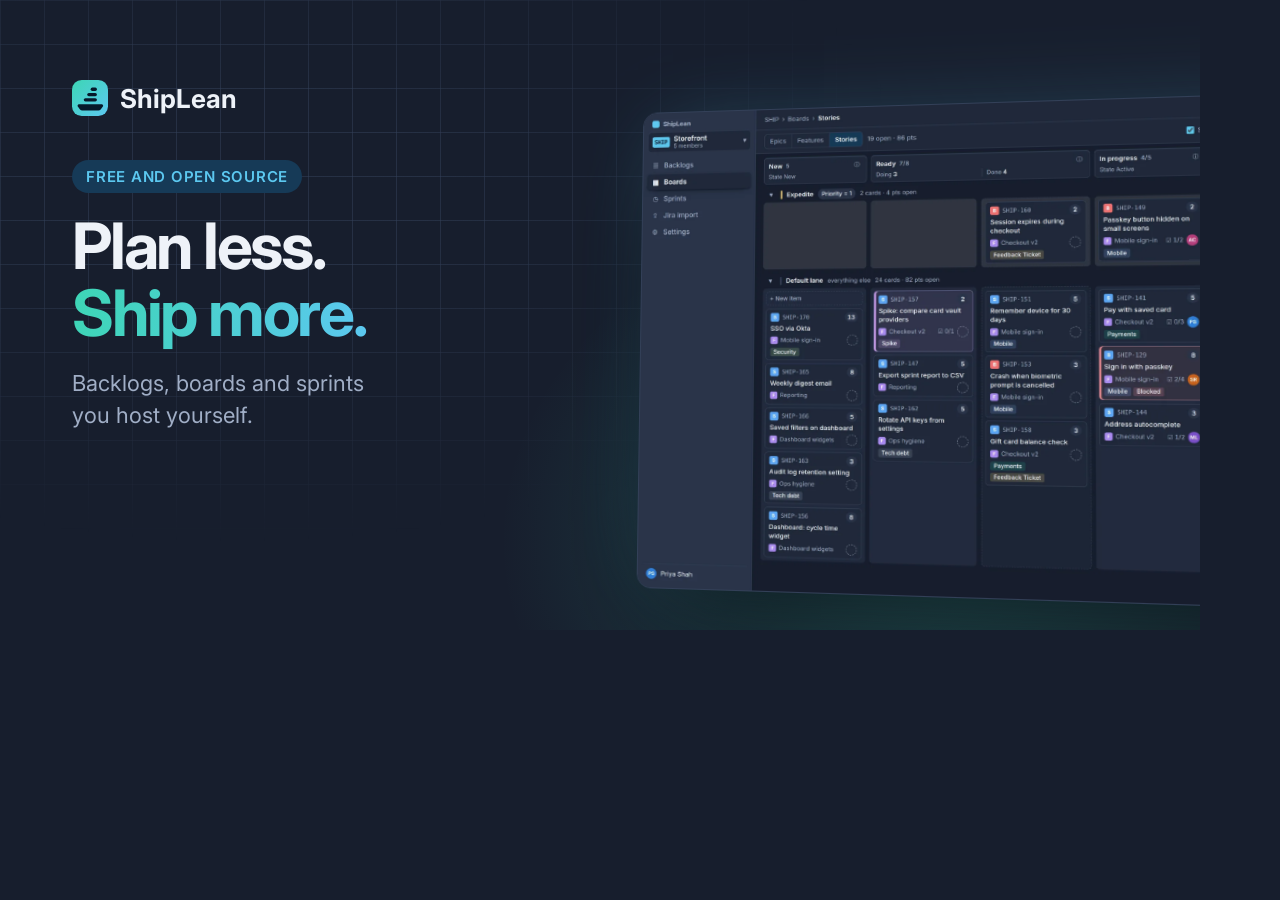
<file: design/social/og-card.html>
<!doctype html>
<html lang="en" data-theme="dark">
<head>
<meta charset="utf-8">
<title>ShipLean social card</title>
<!-- Source for og-image.png (1200x630). Render at exactly 1200x630, e.g.
     chrome --headless=new --window-size=1200,630 --screenshot=og-image.png og-card.html -->
<link rel="stylesheet" href="../tokens/tokens.css">
<style>
  * { box-sizing: border-box; }
  html, body { margin: 0; width: 1200px; height: 630px; overflow: hidden; }
  body {
    background: var(--color-bg); color: var(--color-text); font-family: var(--font-sans);
    position: relative; isolation: isolate;
  }
  body::before {
    content: ""; position: absolute; inset: 0; z-index: -1;
    background-image: linear-gradient(color-mix(in srgb, var(--color-border) 55%, transparent) 1px, transparent 1px),
                      linear-gradient(90deg, color-mix(in srgb, var(--color-border) 55%, transparent) 1px, transparent 1px);
    background-size: 44px 44px;
    -webkit-mask-image: radial-gradient(ellipse 80% 80% at 20% 30%, #000 20%, transparent 70%);
  }
  body::after {
    content: ""; position: absolute; z-index: -1; right: -200px; bottom: -260px; width: 900px; height: 700px;
    background: radial-gradient(closest-side, color-mix(in srgb, #3dd6b5 26%, transparent), transparent);
  }
  .copy { position: absolute; left: 72px; top: 80px; width: 580px; }
  .brand { display: flex; align-items: center; gap: 12px; font-size: 26px; font-weight: 700; }
  .brand img { width: 36px; height: 36px; }
  .pill {
    display: inline-flex; margin-top: 44px; padding: 7px 14px; border-radius: 999px; font-size: 15px; font-weight: 600;
    letter-spacing: .05em; text-transform: uppercase; background: var(--color-accent-soft); color: var(--color-accent);
  }
  h1 { margin: 20px 0 0; font-size: 64px; line-height: 1.04; letter-spacing: -.035em; font-weight: 700; }
  .grad { background: linear-gradient(100deg, #3dd6b5, #5cc8f0); -webkit-background-clip: text; background-clip: text; color: transparent; }
  p { margin: 22px 0 0; font-size: 22px; line-height: 1.45; color: var(--color-muted); }
  .shot {
    position: absolute; left: 640px; top: 110px; width: 760px; border-radius: 14px; overflow: hidden;
    border: 1px solid var(--color-border); box-shadow: 0 40px 100px -30px rgb(0 0 0 / .8), 0 0 80px -20px color-mix(in srgb, #5cc8f0 30%, transparent);
    transform: perspective(1600px) rotateY(-12deg) rotateX(4deg); transform-origin: left center;
  }
  .shot img { display: block; width: 100%; }
</style>
</head>
<body>
  <div class="copy">
    <div class="brand"><img src="../brand/shiplean-mark-dark.svg" alt="">ShipLean</div>
    <div class="pill">Free and open source</div>
    <h1>Plan less.<br><span class="grad">Ship more.</span></h1>
    <p>Backlogs, boards and sprints<br>you host yourself.</p>
  </div>
  <div class="shot"><img src="../../site/shots/board-dark.webp" alt=""></div>
</body>
</html>
</file>
<file: site/tokens.css>
/*
 * ShipLean design tokens: "Nord Frost" palette (deepened), compact density.
 * Same base palette, type and density as Codex (same stack, same house style).
 * Source of truth for colour, type, spacing and density. Mirrored in tokens.json.
 * See design/README.md for usage rules.
 *
 * Theming:
 *   - Light is the default.
 *   - Follows the OS (prefers-color-scheme) unless overridden.
 *   - Force a theme with <html data-theme="light"> or <html data-theme="dark">.
 * Density:
 *   - Compact is the default. <html data-density="comfortable"> loosens it.
 */

@import url("https://fonts.googleapis.com/css2?family=Inter:wght@400;500;600;700&display=swap");

:root {
  color-scheme: light;

  /* Colour: light */
  --color-bg: #e8eef7;          /* page background */
  --color-surface: #f7f9fd;     /* bars, cards, tables, inputs */
  --color-surface-2: #dfe7f3;   /* table headers, section rows, progress track */
  --color-border: #cdd9ea;
  --color-text: #1c2638;
  --color-muted: #52627c;       /* secondary text, meta, icons */
  --color-accent: #2563c9;      /* primary actions, focus, selection, progress */
  --color-accent-fg: #ffffff;   /* text on accent */
  --color-accent-soft: #dae6fb; /* selected/pressed backgrounds, row hover */
  --color-ok: #3f8a3a;
  --color-warn: #b7701b;
  --color-info: #1d7fb8;
  --color-danger: #c2353b;
  --shadow-raised: 0 1px 2px rgb(16 24 40 / .08), 0 4px 12px -6px rgb(16 24 40 / .12);

  /* Typography: Inter everywhere */
  --font-sans: "Inter", system-ui, -apple-system, "Segoe UI", sans-serif;
  --font-mono: ui-monospace, "Cascadia Code", "SF Mono", Menlo, monospace;
  --text-2xs: 10.5px;  /* overlines, status labels */
  --text-xs: 11px;     /* meta, table headers */
  --text-sm: 12px;     /* controls, table cells */
  --text-base: 13px;   /* body */
  --text-md: 14px;     /* section headings */
  --text-lg: 18px;     /* page / screen titles */
  --leading: 1.45;
  --weight-regular: 400;
  --weight-medium: 500;
  --weight-semibold: 600;

  /* Shape & space (4px grid) */
  --radius-xs: 3px;    /* type icons */
  --radius-sm: 6px;    /* buttons, inputs */
  --radius-md: 8px;    /* tables, panels */
  --radius-lg: 10px;   /* app frame, modals */
  --space-1: 4px;
  --space-2: 8px;
  --space-3: 12px;
  --space-4: 16px;
  --space-5: 24px;

  /* Density: compact (default) */
  --bar-height: 38px;      /* top app bar */
  --control-height: 28px;  /* buttons, inputs, selects */
  --row-height: 32px;      /* table / list rows */
  --rail-width: 280px;     /* right-hand summary rail */
  --sidebar-width: 216px;  /* left side menu: project picker + navigation */
  --dialog-width: 680px;   /* wide dialogs (sprint end) */

  /* Work item types: a separate palette from the UI colours above. Use only on type icons. */
  --type-epic: #d0731c;
  --type-feature: #7b4fc9;
  --type-story: #2f7fd8;
  --type-bug: #cc3d3d;
  --type-task: #c9951a;

  /* Charts (validated for CVD separation against --color-surface) */
  --chart-committed: #16a089;
  --chart-completed: #2563c9;
}

:root[data-density="comfortable"] {
  --bar-height: 44px;
  --control-height: 32px;
  --row-height: 38px;
  --rail-width: 320px;
  --sidebar-width: 248px;
}

@media (prefers-color-scheme: dark) {
  :root:not([data-theme="light"]) {
    color-scheme: dark;
    --color-bg: #171e2d;
    --color-surface: #1f2839;
    --color-surface-2: #29344a;
    --color-border: #334058;
    --color-text: #eef2f8;
    --color-muted: #a0aec6;
    --color-accent: #5cc8f0;
    --color-accent-fg: #06192a;
    --color-accent-soft: #163a57;
    --color-ok: #9fdc8a;
    --color-warn: #f4cf72;
    --color-info: #7aa7f5;
    --color-danger: #f08a8f;
    --shadow-raised: 0 1px 2px rgb(0 0 0 / .4), 0 6px 16px -8px rgb(0 0 0 / .6);
    --type-epic: #f0a35a;
    --type-feature: #a989f0;
    --type-story: #5aa5f5;
    --type-bug: #f07070;
    --type-task: #e6b84a;
    --chart-committed: #1fa88c;
    --chart-completed: #3b82e0;
  }
}

:root[data-theme="dark"] {
  color-scheme: dark;
  --color-bg: #171e2d;
  --color-surface: #1f2839;
  --color-surface-2: #29344a;
  --color-border: #334058;
  --color-text: #eef2f8;
  --color-muted: #a0aec6;
  --color-accent: #5cc8f0;
  --color-accent-fg: #06192a;
  --color-accent-soft: #163a57;
  --color-ok: #9fdc8a;
  --color-warn: #f4cf72;
  --color-info: #7aa7f5;
  --color-danger: #f08a8f;
  --shadow-raised: 0 1px 2px rgb(0 0 0 / .4), 0 6px 16px -8px rgb(0 0 0 / .6);
  --type-epic: #f0a35a;
  --type-feature: #a989f0;
  --type-story: #5aa5f5;
  --type-bug: #f07070;
  --type-task: #e6b84a;
  --chart-committed: #1fa88c;
  --chart-completed: #3b82e0;
}

/* State category → colour. States are custom per project, so colour follows the category, never the name. */
:root {
  --state-proposed: var(--color-muted);
  --state-in-progress: var(--color-info);
  --state-resolved: var(--color-warn);
  --state-completed: var(--color-ok);
  --state-removed: var(--color-danger);
}
</file>
<file: site/site.css>
/* Marketing layer on top of ShipLean tokens: colours, radii and fonts come from tokens.css;
     only the type scale is larger, because this is a landing page, not the compact app. */
  *, *::before, *::after { box-sizing: border-box; }
  :where(.grid, .flex) > * { min-width: 0; }
  :root {
    --page-max: 1180px;
    --gutter: 24px;
    --grad-a: #16a089;
    --grad-b: #2563c9;
    --glow: color-mix(in srgb, var(--color-accent) 22%, transparent);
    --frame-shadow: 0 1px 0 rgb(255 255 255 / .6) inset, 0 30px 80px -30px rgb(16 24 40 / .35), 0 12px 30px -18px rgb(16 24 40 / .25);
    --grid-line: color-mix(in srgb, var(--color-border) 55%, transparent);
  }
  @media (prefers-color-scheme: dark) {
    :root:not([data-theme="light"]) {
      --grad-a: #3dd6b5; --grad-b: #5cc8f0;
      --frame-shadow: 0 0 0 1px rgb(255 255 255 / .04) inset, 0 40px 100px -30px rgb(0 0 0 / .8), 0 0 80px -20px color-mix(in srgb, #5cc8f0 25%, transparent);
    }
  }
  :root[data-theme="dark"] {
    --grad-a: #3dd6b5; --grad-b: #5cc8f0;
    --frame-shadow: 0 0 0 1px rgb(255 255 255 / .04) inset, 0 40px 100px -30px rgb(0 0 0 / .8), 0 0 80px -20px color-mix(in srgb, #5cc8f0 25%, transparent);
  }

  /* Light/dark screenshot swap that follows both the OS and the toggle */
  .only-dark { display: none; }
  @media (prefers-color-scheme: dark) {
    :root:not([data-theme="light"]) .only-dark { display: block; }
    :root:not([data-theme="light"]) .only-light { display: none; }
  }
  :root[data-theme="dark"] .only-dark { display: block; }
  :root[data-theme="dark"] .only-light { display: none; }

  html { scroll-behavior: smooth; }
  body {
    margin: 0;
    background: var(--color-bg);
    color: var(--color-text);
    font-family: var(--font-sans);
    font-size: 16px;
    line-height: 1.6;
    -webkit-font-smoothing: antialiased;
    overflow-x: hidden;
  }
  a { color: inherit; }
  img { display: block; max-width: 100%; height: auto; }
  .wrap { max-width: var(--page-max); margin: 0 auto; padding: 0 var(--gutter); }
  .muted { color: var(--color-muted); }

  /* ---------- Nav ---------- */
  .nav {
    position: sticky; top: 0; z-index: 20;
    background: color-mix(in srgb, var(--color-bg) 78%, transparent);
    backdrop-filter: saturate(1.4) blur(12px);
    -webkit-backdrop-filter: saturate(1.4) blur(12px);
    border-bottom: 1px solid color-mix(in srgb, var(--color-border) 60%, transparent);
  }
  .nav .wrap { display: flex; align-items: center; gap: 28px; height: 60px; }
  .brand { display: flex; align-items: center; gap: 10px; font-weight: 700; font-size: 18px; letter-spacing: -.01em; text-decoration: none; }
  /* ShipLean mark: a sailboat whose sail is three backlog rows */
  .mark { width: 28px; height: 28px; flex: none; filter: drop-shadow(0 4px 10px var(--glow)); }
  .mark-sm { width: 20px; height: 20px; filter: none; }
  .mark { --mark-fg: #fff; }
  :root[data-theme="dark"] .mark { --mark-fg: #06192a; }
  @media (prefers-color-scheme: dark) { :root:not([data-theme="light"]) .mark { --mark-fg: #06192a; } }
  .nav-links { display: flex; flex-wrap: wrap; gap: 4px 22px; font-size: 14px; color: var(--color-muted); }
  .nav-links a { text-decoration: none; white-space: nowrap; }
  .nav-links a:hover { color: var(--color-text); }
  .nav-spacer { flex: 1; }
  .icon-btn {
    width: 36px; height: 36px; display: grid; place-items: center; border-radius: 9px;
    border: 1px solid var(--color-border); background: var(--color-surface); color: var(--color-muted); cursor: pointer;
  }
  .icon-btn:hover { color: var(--color-text); }
  .icon-btn svg { width: 17px; height: 17px; }

  .btn {
    display: inline-flex; align-items: center; gap: 9px; height: 44px; padding: 0 20px;
    border-radius: 10px; font: 600 15px/1 var(--font-sans); text-decoration: none; cursor: pointer;
    border: 1px solid transparent; transition: transform .15s ease, box-shadow .15s ease, background .15s ease;
    white-space: nowrap;
  }
  .btn svg { width: 18px; height: 18px; flex: none; }
  .btn-primary { background: var(--color-accent); color: var(--color-accent-fg); box-shadow: 0 8px 24px -10px var(--glow); }
  .btn-primary:hover { transform: translateY(-1px); box-shadow: 0 12px 30px -10px var(--glow); }
  .btn-ghost { background: var(--color-surface); border-color: var(--color-border); color: var(--color-text); }
  .btn-ghost:hover { background: var(--color-surface-2); }
  .btn-sm { height: 36px; padding: 0 14px; font-size: 14px; border-radius: 9px; }

  /* ---------- Hero ---------- */
  .hero { position: relative; padding: 88px 0 0; text-align: center; isolation: isolate; }
  .hero::before {
    content: ""; position: absolute; inset: 0 0 30% 0; z-index: -1;
    background-image: linear-gradient(var(--grid-line) 1px, transparent 1px), linear-gradient(90deg, var(--grid-line) 1px, transparent 1px);
    background-size: 44px 44px;
    -webkit-mask-image: radial-gradient(ellipse 70% 60% at 50% 0%, #000 30%, transparent 75%);
            mask-image: radial-gradient(ellipse 70% 60% at 50% 0%, #000 30%, transparent 75%);
  }
  .hero::after {
    content: ""; position: absolute; z-index: -1; left: 50%; top: 280px; width: min(1100px, 120vw); height: 620px; transform: translateX(-50%);
    background: radial-gradient(closest-side, var(--glow), transparent);
    filter: blur(20px);
  }
  .pill {
    display: inline-flex; align-items: center; gap: 10px; padding: 6px 14px 6px 8px; border-radius: 999px;
    background: var(--color-surface); border: 1px solid var(--color-border); font-size: 13.5px; font-weight: 500;
    box-shadow: var(--shadow-raised);
  }
  .pill .tag {
    padding: 3px 9px; border-radius: 999px; font-size: 11.5px; font-weight: 600; letter-spacing: .04em; text-transform: uppercase;
    background: var(--color-accent-soft); color: var(--color-accent);
  }
  .pill .dot { width: 7px; height: 7px; border-radius: 50%; background: var(--color-ok); box-shadow: 0 0 0 4px color-mix(in srgb, var(--color-ok) 22%, transparent); animation: pulse 2.4s ease-in-out infinite; }
  @keyframes pulse { 50% { box-shadow: 0 0 0 7px color-mix(in srgb, var(--color-ok) 0%, transparent); } }
  h1 {
    margin: 26px auto 0; max-width: 900px;
    font-size: clamp(40px, 6.4vw, 74px); line-height: 1.02; letter-spacing: -.035em; font-weight: 700;
  }
  .grad {
    background: linear-gradient(100deg, var(--grad-a), var(--grad-b));
    -webkit-background-clip: text; background-clip: text; color: transparent;
  }
  .lede { margin: 24px auto 0; max-width: 680px; font-size: clamp(17px, 2vw, 20px); line-height: 1.55; color: var(--color-muted); }
  .cta-row { display: flex; gap: 12px; justify-content: center; flex-wrap: wrap; margin-top: 34px; }
  .fine { margin-top: 18px; font-size: 13.5px; color: var(--color-muted); display: flex; gap: 18px; justify-content: center; flex-wrap: wrap; }
  .fine span { display: inline-flex; align-items: center; gap: 6px; }
  .fine svg { width: 15px; height: 15px; color: var(--color-ok); }

  /* App window frame */
  .frame {
    border-radius: 14px; overflow: hidden; background: var(--color-surface);
    border: 1px solid var(--color-border); box-shadow: var(--frame-shadow);
  }
  .frame-bar {
    display: flex; align-items: center; gap: 8px; height: 34px; padding: 0 14px;
    background: var(--color-surface-2); border-bottom: 1px solid var(--color-border);
  }
  .frame-bar i { width: 10px; height: 10px; border-radius: 50%; background: var(--color-border); }
  .frame-bar .url {
    margin: 0 auto; padding: 3px 14px; border-radius: 6px; font-size: 11.5px; color: var(--color-muted);
    background: var(--color-surface); border: 1px solid var(--color-border); display: flex; align-items: center; gap: 6px;
  }
  .frame-bar .url svg { width: 11px; height: 11px; }
  .frame-bar .bal { width: 46px; }

  .stage { position: relative; margin: 64px auto 0; max-width: 1120px; perspective: 2000px; }
  .stage .main { position: relative; z-index: 2; transform: rotateX(8deg); transform-origin: 50% 100%; animation: rise 1.1s cubic-bezier(.2,.7,.2,1) both .1s; }
  @keyframes rise { from { opacity: 0; transform: rotateX(18deg) translateY(40px); } }
  .stage .side { position: absolute; z-index: 1; width: 46%; top: 70px; opacity: .9; animation: fade .9s ease both .5s; }
  @keyframes fade { from { opacity: 0; } }
  .stage .side.l { left: -9%; transform: rotate(-5deg) translateY(30px); }
  .stage .side.r { right: -9%; transform: rotate(5deg) translateY(30px); }
  .stage-fade { position: relative; z-index: 3; height: 180px; margin-top: -180px; background: linear-gradient(to bottom, transparent, var(--color-bg)); }

  /* Floating callouts on the hero shot */
  .callout {
    position: absolute; z-index: 4; display: flex; align-items: center; gap: 10px; padding: 10px 14px; border-radius: 12px;
    background: color-mix(in srgb, var(--color-surface) 88%, transparent); border: 1px solid var(--color-border);
    backdrop-filter: blur(10px); -webkit-backdrop-filter: blur(10px);
    box-shadow: var(--shadow-raised); font-size: 13px; text-align: left; line-height: 1.35;
    animation: float 6s ease-in-out infinite;
  }
  .callout b { display: block; font-weight: 600; }
  .callout .ic { width: 30px; height: 30px; border-radius: 8px; display: grid; place-items: center; flex: none; }
  .callout .ic svg { width: 16px; height: 16px; }
  .callout.c1 { left: -2%; top: 34%; }
  .callout.c2 { right: -3%; top: 18%; animation-delay: -3s; }
  .callout.c3 { right: 6%; bottom: 22%; animation-delay: -1.5s; }
  @keyframes float { 50% { transform: translateY(-8px); } }

  /* ---------- Sections ---------- */
  section { padding: 110px 0; }
  .eyebrow { font-size: 13px; font-weight: 600; letter-spacing: .08em; text-transform: uppercase; color: var(--color-accent); }
  h2 { margin: 12px 0 0; font-size: clamp(30px, 4vw, 46px); line-height: 1.1; letter-spacing: -.03em; font-weight: 700; }
  .sec-head { max-width: 720px; }
  .sec-head.center { margin: 0 auto; text-align: center; }
  .sec-head p { margin: 16px 0 0; font-size: 18px; color: var(--color-muted); }

  .pillars { display: grid; grid-template-columns: repeat(3, minmax(0, 1fr)); gap: 18px; margin-top: 56px; }
  .card {
    padding: 28px; border-radius: 16px; background: var(--color-surface); border: 1px solid var(--color-border);
    box-shadow: var(--shadow-raised); position: relative; overflow: hidden;
  }
  .card .ic {
    width: 44px; height: 44px; border-radius: 11px; display: grid; place-items: center;
    background: var(--color-accent-soft); color: var(--color-accent);
  }
  .card .ic svg { width: 22px; height: 22px; }
  .card h3 { margin: 20px 0 8px; font-size: 19px; letter-spacing: -.01em; }
  .card p { margin: 0; color: var(--color-muted); font-size: 15.5px; }

  /* Tour */
  .tour { margin-top: 48px; }
  .tabs {
    display: flex; gap: 6px; padding: 6px; border-radius: 14px; width: max-content; max-width: 100%; margin: 0 auto;
    background: var(--color-surface); border: 1px solid var(--color-border); overflow-x: auto; scrollbar-width: none;
  }
  .tabs::-webkit-scrollbar { display: none; }
  .tab {
    display: inline-flex; align-items: center; gap: 8px; padding: 9px 16px; border-radius: 9px; border: 0; background: none;
    font: 500 14.5px/1 var(--font-sans); color: var(--color-muted); cursor: pointer; white-space: nowrap;
  }
  .tab svg { width: 16px; height: 16px; }
  .tab:hover { color: var(--color-text); background: var(--color-surface-2); }
  .tab[aria-selected="true"] { background: var(--color-accent); color: var(--color-accent-fg); }
  .panel { display: none; margin-top: 30px; grid-template-columns: minmax(0, 300px) minmax(0, 1fr); gap: 40px; align-items: center; }
  .panel.on { display: grid; animation: fade .4s ease both; }
  .panel h3 { margin: 0; font-size: 26px; letter-spacing: -.02em; line-height: 1.2; }
  .panel > div > p { color: var(--color-muted); margin: 12px 0 0; }
  .ticks { list-style: none; padding: 0; margin: 22px 0 0; display: grid; gap: 12px; font-size: 15px; }
  .ticks li { display: grid; grid-template-columns: 22px minmax(0, 1fr); gap: 8px; }
  .ticks svg { width: 18px; height: 18px; margin-top: 3px; color: var(--color-accent); }

  /* Spotlights */
  .eyebrow .soon { margin-left: 6px; padding: 2px 8px; border-radius: 999px; font-size: 10.5px; background: var(--color-accent-soft); color: var(--color-accent); vertical-align: 1px; }
  .idflow { display: flex; flex-direction: column; gap: 0; padding: 28px; border: 1px solid var(--color-border); border-radius: 16px; background: var(--color-surface); }
  .idstep { display: flex; gap: 14px; align-items: center; padding: 16px 18px; border: 1px solid var(--color-border); border-radius: 12px; background: var(--color-bg); }
  .idstep.on { border-color: var(--color-accent); box-shadow: 0 0 0 3px var(--color-accent-soft); }
  .idstep .ic { flex: none; width: 38px; height: 38px; border-radius: 10px; display: grid; place-items: center; background: var(--color-accent-soft); color: var(--color-accent); }
  .idstep .ic svg { width: 20px; height: 20px; }
  .idstep b { display: block; }
  .idstep .muted { display: block; font-size: 14px; color: var(--color-muted); }
  .idarrow { position: relative; height: 34px; margin-left: 36px; border-left: 2px dashed var(--color-border); }
  .idarrow span { position: absolute; left: 14px; top: 50%; transform: translateY(-50%); font-size: 12px; font-family: var(--font-mono, monospace); color: var(--color-accent); }
  .idnote { margin: 18px 0 0; font-size: 14px; color: var(--color-muted); }
  .spot { display: grid; grid-template-columns: minmax(0, 5fr) minmax(0, 7fr); gap: 64px; align-items: center; }
  .spot + .spot { margin-top: 120px; }
  .spot.flip { grid-template-columns: minmax(0, 7fr) minmax(0, 5fr); }
  .spot.flip .copy { order: 2; }
  .spot .copy p { color: var(--color-muted); font-size: 17px; margin: 16px 0 0; }
  .crop { aspect-ratio: 16 / 11; overflow: hidden; }
  /* Zoom with transform, not negative margins: the img box stays in place, so lazy loading still fires */
  .crop { position: relative; }
  .crop img { position: absolute; inset: 0; width: 100%; height: 100%; max-width: none; object-fit: cover; }
  .crop.refs img { object-position: left top; transform: scale(1.6); transform-origin: left top; }
  /* Show the whole Layout screen: app chrome, a text page and the template panel */
  .crop.print { aspect-ratio: 16 / 10; }
  .stat-row { display: flex; gap: 28px; margin-top: 28px; flex-wrap: wrap; }
  .stat b { display: block; font-size: 28px; letter-spacing: -.02em; }
  .stat span { font-size: 13.5px; color: var(--color-muted); }
  .chip {
    display: inline-flex; align-items: center; gap: 6px; padding: 4px 10px; border-radius: 999px; font-size: 12.5px; font-weight: 500;
    background: color-mix(in srgb, var(--c) 14%, transparent); color: var(--c);
  }
  .chip::before { content: ""; width: 6px; height: 6px; border-radius: 50%; background: currentColor; }
  .chips { display: flex; gap: 8px; flex-wrap: wrap; margin-top: 22px; }
  .soon {
    display: inline-block; margin-left: 10px; padding: 2px 8px; border-radius: 999px; vertical-align: 1px;
    font-size: 11px; letter-spacing: .03em; background: var(--color-accent-soft); color: var(--color-accent);
  }
  /* Mini feature grid */
  .minis { display: grid; grid-template-columns: repeat(4, minmax(0, 1fr)); gap: 14px; margin-top: 56px; }
  .mini { padding: 22px; border-radius: 14px; background: var(--color-surface); border: 1px solid var(--color-border); }
  .mini svg { width: 20px; height: 20px; color: var(--color-accent); }
  .mini h4 { margin: 14px 0 6px; font-size: 15.5px; }
  .mini p { margin: 0; font-size: 14px; color: var(--color-muted); line-height: 1.5; }

  /* Open source + roadmap */
  .oss {
    position: relative; overflow: hidden; border-radius: 24px; padding: 64px;
    background: var(--color-surface); border: 1px solid var(--color-border); box-shadow: var(--frame-shadow);
    display: grid; grid-template-columns: minmax(0, 1fr) minmax(0, 1fr); gap: 56px; align-items: center;
  }
  .oss::before {
    content: ""; position: absolute; right: -160px; top: -160px; width: 480px; height: 480px; border-radius: 50%;
    background: radial-gradient(closest-side, var(--glow), transparent); pointer-events: none;
  }
  .oss p { color: var(--color-muted); font-size: 17px; }
  .road { list-style: none; margin: 0; padding: 0; position: relative; }
  .road::before { content: ""; position: absolute; left: 11px; top: 14px; bottom: 14px; width: 2px; background: var(--color-border); }
  .road li { position: relative; display: grid; grid-template-columns: 24px minmax(0, 1fr); gap: 18px; padding: 12px 0; }
  .road .node {
    width: 24px; height: 24px; border-radius: 50%; display: grid; place-items: center; position: relative; z-index: 1;
    background: var(--color-surface); border: 2px solid var(--color-border);
  }
  .road .done .node { background: var(--color-ok); border-color: var(--color-ok); color: var(--color-surface); }
  .road .now .node { border-color: var(--color-accent); }
  .road .now .node::after { content: ""; width: 10px; height: 10px; border-radius: 50%; background: var(--color-accent); animation: pulse2 2s ease-in-out infinite; }
  @keyframes pulse2 { 50% { transform: scale(.6); opacity: .6; } }
  .road .node svg { width: 13px; height: 13px; }
  .road b { display: block; font-size: 16px; }
  .road span { font-size: 14px; color: var(--color-muted); }
  .road .badge { display: inline-block; margin-left: 8px; padding: 2px 8px; border-radius: 999px; font-size: 11px; font-weight: 600; letter-spacing: .03em; text-transform: uppercase; vertical-align: 2px; }
  .road .done .badge { background: color-mix(in srgb, var(--color-ok) 16%, transparent); color: var(--color-ok); }
  .road .now .badge { background: var(--color-accent-soft); color: var(--color-accent); }

  .closing { text-align: center; padding-top: 40px; }
  .closing h2 { font-size: clamp(32px, 5vw, 56px); }

  footer { border-top: 1px solid var(--color-border); padding: 36px 0 48px; font-size: 14px; color: var(--color-muted); }
  footer .wrap { display: flex; align-items: center; gap: 24px; flex-wrap: wrap; }
  footer a { text-decoration: none; }
  footer a:hover { color: var(--color-text); }

  /* ---------- Responsive ---------- */
  @media (max-width: 980px) {
    .stage .side, .callout.c3 { display: none; }
    .panel, .spot, .spot.flip, .oss { grid-template-columns: minmax(0, 1fr); gap: 32px; }
    .spot.flip .copy { order: 0; }
    .pillars { grid-template-columns: minmax(0, 1fr); }
    .minis { grid-template-columns: repeat(2, minmax(0, 1fr)); }
    .oss { padding: 40px 28px; }
  }
  @media (max-width: 560px) {
  }
  @media (max-width: 720px) {
    :root { --gutter: 16px; }
    .nav-links, .nav .btn-sm span { display: none; }
    .hero { padding-top: 56px; }
    .callout { display: none; }
    .stage { margin-top: 40px; }
    .stage .main { transform: none; }
    section { padding: 72px 0; }
    .minis { grid-template-columns: minmax(0, 1fr); }
    .frame-bar .url { font-size: 10.5px; }
    .tabs { margin: 0; }
  }
  @media (prefers-reduced-motion: reduce) {
    *, *::before, *::after { animation: none !important; transition: none !important; }
  }

  /* ---------- AI-native / agents ---------- */
  .h1-wide { max-width: 1000px; font-size: clamp(36px, 5.6vw, 66px); }
  .agent-grid { display: grid; grid-template-columns: minmax(0, 6fr) minmax(0, 6fr); gap: 40px; align-items: start; margin-top: 56px; }
  .agent-note { margin: 18px 0 0; font-size: 15px; color: var(--color-muted); }
  .agent-note code { font-family: var(--font-mono); font-size: .92em; padding: 1px 5px; border-radius: 5px; background: var(--color-surface-2); color: var(--color-text); }
  .term {
    display: flex; flex-direction: column; border-radius: 14px; overflow: hidden;
    background: var(--color-surface); border: 1px solid var(--color-border); box-shadow: var(--frame-shadow);
    font-family: var(--font-mono); font-size: 13px; line-height: 1.5;
  }
  .term .frame-bar .url { font-family: var(--font-sans); }
  .term pre { margin: 0; padding: 18px 20px; overflow-x: auto; white-space: pre-wrap; word-break: break-word; flex: 1; }
  .term .u { color: var(--color-text); font-weight: 600; }
  .term .u::before { content: "› "; color: var(--color-accent); }
  .term .t { display: flex; gap: 10px; align-items: baseline; margin: 10px 0 0; color: var(--color-muted); }
  .term .t code {
    flex: none; padding: 1px 7px; border-radius: 6px; font-size: 12px; font-weight: 600;
    background: var(--color-accent-soft); color: var(--color-accent);
  }
  .term .t.w code { background: color-mix(in srgb, var(--type-feature) 16%, transparent); color: var(--type-feature); }
  .term .a { margin: 12px 0 0; color: var(--color-text); }
  .term .a + .u { margin-top: 18px; display: block; }
  .term .ok { color: var(--color-ok); }
  .connect {
    display: flex; align-items: center; gap: 12px; margin: 22px 0 0; padding: 12px 14px; border-radius: 10px;
    background: var(--color-surface-2); border: 1px solid var(--color-border); font-family: var(--font-mono); font-size: 13px;
    flex-wrap: wrap; row-gap: 4px;
  }
  .connect .p { color: var(--color-accent); font-weight: 700; }
  .connect .n { color: var(--color-muted); }
  .clients { display: flex; gap: 8px; flex-wrap: wrap; margin-top: 16px; }
  .clients span {
    display: inline-flex; align-items: center; gap: 6px; padding: 5px 11px; border-radius: 999px; font-size: 13px; font-weight: 500;
    background: var(--color-surface); border: 1px solid var(--color-border);
  }
  .clients svg { width: 14px; height: 14px; color: var(--color-ok); }
  .pillars.four { grid-template-columns: repeat(4, minmax(0, 1fr)); }
  .pillars.four .card { padding: 24px; }
  .pillars.four .card h3 { font-size: 17.5px; }
  .pillars.four .card p { font-size: 14.5px; }
  .card code, .tools code { font-family: var(--font-mono); font-size: .92em; padding: 1px 5px; border-radius: 5px; background: var(--color-surface-2); color: var(--color-text); }
  .tools { display: grid; grid-template-columns: repeat(4, minmax(0, 1fr)); gap: 12px; margin-top: 40px; }
  .tool-group { padding: 16px 16px 14px; border-radius: 14px; background: var(--color-surface); border: 1px solid var(--color-border); }
  .tool-group h4 { margin: 0 0 10px; font-size: 12.5px; font-weight: 600; letter-spacing: .06em; text-transform: uppercase; color: var(--color-muted); display: flex; align-items: center; gap: 6px; }
  .tool-group h4 .new { margin-left: auto; padding: 1px 6px; border-radius: 999px; font-size: 10px; letter-spacing: .04em; background: var(--color-accent-soft); color: var(--color-accent); }
  .tool-group ul { list-style: none; margin: 0; padding: 0; display: grid; gap: 5px; }
  .tool-group li { font-family: var(--font-mono); font-size: 12.5px; color: var(--color-text); white-space: nowrap; overflow: hidden; text-overflow: ellipsis; }
  .tool-group li.prompt { color: var(--color-muted); }
  .tools-note { margin: 0; padding: 16px; border-radius: 14px; font-size: 14px; line-height: 1.5; color: var(--color-muted); background: var(--color-accent-soft); }
  .tools-note b { color: var(--color-text); }
  .crop.consent { aspect-ratio: 16 / 10; }
  .crop.consent img { object-position: 0 0; transform: scale(2.2); transform-origin: 56% 7%; }
  @media (max-width: 980px) {
    .agent-grid, .pillars.four { grid-template-columns: minmax(0, 1fr); }
    .pillars.four { grid-template-columns: repeat(2, minmax(0, 1fr)); }
  }
  @media (max-width: 720px) {
    .tools { grid-template-columns: repeat(2, minmax(0, 1fr)); }
    .pillars.four { grid-template-columns: minmax(0, 1fr); }
    .term pre { padding: 14px; font-size: 12px; }
  }

  /* Crops for the spotlights */
  .crop.plan img { transform: scale(1.25); transform-origin: 30% 100%; }
  .crop.board img { transform: scale(1.35); transform-origin: 60% 0%; }
  .crop.search img { transform: scale(1.1); transform-origin: 50% 40%; }
  .crop.retro img { transform: scale(1.3); transform-origin: 38% 22%; }
  .crop.inspect img { transform: scale(1.3); transform-origin: 40% 14%; }
  .crop.timeline img { transform: scale(1.3); transform-origin: 40% 12%; }
  .new-tag { margin-left: 8px; padding: 1px 7px; border-radius: 999px; font-size: 10px; letter-spacing: .04em; background: var(--color-accent-soft); color: var(--color-accent); vertical-align: middle; }
  .sec-head.also-new { margin-top: 120px; }
  .minis.also { margin-top: 40px; }
  .minis.also + .minis { margin-top: 14px; }
  .crop.jira img { object-position: left top; transform: scale(1.19); transform-origin: 100% 0%; }
  .crop.end img { transform: scale(1.75); transform-origin: 50% 50%; }

/* ---------- Sub-pages (jira-alternative, mcp, self-hosted, vs/...) ---------- */
.hero.page { padding: 72px 0 8px; overflow-x: clip; }
.hero.page::after { top: 120px; height: 380px; }
.hero.page h1 { font-size: clamp(34px, 5vw, 56px); max-width: 880px; }
.hero.page .lede { max-width: 720px; }
.hero.page .cta-row { margin-top: 28px; }
section.tight { padding: 64px 0; }
.prose { max-width: 760px; margin: 0 auto; }
.prose h2 { margin-top: 0; }
.prose p { color: var(--color-muted); font-size: 17px; margin: 16px 0 0; }
.prose p a, .prose li a, .sec-head p a { color: var(--color-accent); }
.prose ul.plain { margin: 18px 0 0; padding-left: 22px; color: var(--color-muted); font-size: 17px; display: grid; gap: 8px; }
.prose ul.plain b { color: var(--color-text); }
.pillars.two { grid-template-columns: repeat(2, minmax(0, 1fr)); }
.pillars.compact { margin-top: 36px; }
.steps { list-style: none; counter-reset: s; margin: 36px 0 0; padding: 0; display: grid; gap: 14px; }
.steps li { counter-increment: s; display: grid; grid-template-columns: 40px minmax(0, 1fr); gap: 16px; padding: 18px 20px; border-radius: 14px; background: var(--color-surface); border: 1px solid var(--color-border); }
.steps li::before { content: counter(s); width: 36px; height: 36px; border-radius: 50%; display: grid; place-items: center; font-weight: 700; background: var(--color-accent-soft); color: var(--color-accent); }
.steps b { display: block; }
.steps span { color: var(--color-muted); font-size: 15.5px; }
.notyet { padding: 28px; border-radius: 16px; background: var(--color-surface); border: 1px dashed var(--color-border); }
.notyet h3 { margin: 0 0 10px; font-size: 18px; }
.notyet ul { margin: 0; padding-left: 20px; color: var(--color-muted); display: grid; gap: 6px; }
.compare { width: 100%; border-collapse: separate; border-spacing: 0; margin-top: 32px; border: 1px solid var(--color-border); border-radius: 14px; overflow: hidden; background: var(--color-surface); font-size: 15px; }
.compare th, .compare td { text-align: left; vertical-align: top; padding: 14px 18px; border-bottom: 1px solid var(--color-border); }
.compare tr:last-child td, .compare tr:last-child th { border-bottom: 0; }
.compare thead th { background: var(--color-surface-2); font-size: 13px; letter-spacing: .05em; text-transform: uppercase; color: var(--color-muted); }
.compare tbody th { width: 22%; font-weight: 600; }
.compare td { color: var(--color-muted); }
.compare td:last-child { color: var(--color-text); }
.pick { display: grid; grid-template-columns: repeat(2, minmax(0, 1fr)); gap: 18px; margin-top: 32px; }
.pick .card h3 { margin-top: 0; }
.pick .card ul { margin: 12px 0 0; padding-left: 20px; color: var(--color-muted); display: grid; gap: 6px; font-size: 15.5px; }
.faq { max-width: 760px; margin: 40px auto 0; display: grid; gap: 10px; }
.faq details { border: 1px solid var(--color-border); border-radius: 12px; background: var(--color-surface); padding: 0 20px; }
.faq summary { cursor: pointer; padding: 16px 0; font-weight: 600; list-style: none; display: flex; justify-content: space-between; gap: 16px; }
.faq summary::-webkit-details-marker { display: none; }
.faq summary::after { content: "+"; color: var(--color-accent); font-size: 20px; line-height: 1; }
.faq details[open] summary::after { content: "\2212"; }
.faq details p { margin: 0 0 18px; color: var(--color-muted); }
.faq details p a { color: var(--color-accent); }
.more { display: grid; grid-template-columns: repeat(3, minmax(0, 1fr)); gap: 14px; margin-top: 28px; }
.more a { display: block; padding: 18px 20px; border-radius: 14px; background: var(--color-surface); border: 1px solid var(--color-border); text-decoration: none; }
.more a b { display: block; }
.more a span { font-size: 14px; color: var(--color-muted); }
.more a:hover { border-color: var(--color-accent); }
.foot-links { display: flex; gap: 18px; flex-wrap: wrap; }
.sec-head.left { margin: 0; text-align: left; }
.spot.top-gap { margin-top: 0; }
@media (max-width: 980px) {
  .pillars.two, .pick, .more { grid-template-columns: minmax(0, 1fr); }
}
@media (max-width: 720px) {
  .compare th, .compare td { padding: 12px 12px; font-size: 14px; }
  .compare tbody th { width: 28%; }
  .steps li { grid-template-columns: 34px minmax(0, 1fr); gap: 12px; padding: 14px; }
}
</file>
<file: design/tokens/tokens.css>
/*
 * ShipLean design tokens: "Nord Frost" palette (deepened), compact density.
 * Same base palette, type and density as Codex (same stack, same house style).
 * Source of truth for colour, type, spacing and density. Mirrored in tokens.json.
 * See design/README.md for usage rules.
 *
 * Theming:
 *   - Light is the default.
 *   - Follows the OS (prefers-color-scheme) unless overridden.
 *   - Force a theme with <html data-theme="light"> or <html data-theme="dark">.
 * Density:
 *   - Compact is the default. <html data-density="comfortable"> loosens it.
 */

@import url("https://fonts.googleapis.com/css2?family=Inter:wght@400;500;600;700&display=swap");

:root {
  color-scheme: light;

  /* Colour: light */
  --color-bg: #e8eef7;          /* page background */
  --color-surface: #f7f9fd;     /* bars, cards, tables, inputs */
  --color-surface-2: #dfe7f3;   /* table headers, section rows, progress track */
  --color-border: #cdd9ea;
  --color-text: #1c2638;
  --color-muted: #52627c;       /* secondary text, meta, icons */
  --color-accent: #2563c9;      /* primary actions, focus, selection, progress */
  --color-accent-fg: #ffffff;   /* text on accent */
  --color-accent-soft: #dae6fb; /* selected/pressed backgrounds, row hover */
  --color-ok: #3f8a3a;
  --color-warn: #b7701b;
  --color-info: #1d7fb8;
  --color-danger: #c2353b;
  --shadow-raised: 0 1px 2px rgb(16 24 40 / .08), 0 4px 12px -6px rgb(16 24 40 / .12);

  /* Typography: Inter everywhere */
  --font-sans: "Inter", system-ui, -apple-system, "Segoe UI", sans-serif;
  --font-mono: ui-monospace, "Cascadia Code", "SF Mono", Menlo, monospace;
  --text-2xs: 10.5px;  /* overlines, status labels */
  --text-xs: 11px;     /* meta, table headers */
  --text-sm: 12px;     /* controls, table cells */
  --text-base: 13px;   /* body */
  --text-md: 14px;     /* section headings */
  --text-lg: 18px;     /* page / screen titles */
  --leading: 1.45;
  --weight-regular: 400;
  --weight-medium: 500;
  --weight-semibold: 600;

  /* Shape & space (4px grid) */
  --radius-xs: 3px;    /* type icons */
  --radius-sm: 6px;    /* buttons, inputs */
  --radius-md: 8px;    /* tables, panels */
  --radius-lg: 10px;   /* app frame, modals */
  --space-1: 4px;
  --space-2: 8px;
  --space-3: 12px;
  --space-4: 16px;
  --space-5: 24px;

  /* Density: compact (default) */
  --bar-height: 38px;      /* top app bar */
  --control-height: 28px;  /* buttons, inputs, selects */
  --row-height: 32px;      /* table / list rows */
  --rail-width: 280px;     /* right-hand summary rail */
  --sidebar-width: 216px;  /* left side menu: project picker + navigation */
  --dialog-width: 680px;   /* wide dialogs (sprint end) */

  /* Work item types: a separate palette from the UI colours above. Use only on type icons. */
  --type-epic: #d0731c;
  --type-feature: #7b4fc9;
  --type-story: #2f7fd8;
  --type-bug: #cc3d3d;
  --type-task: #c9951a;

  /* Charts (validated for CVD separation against --color-surface) */
  --chart-committed: #16a089;
  --chart-completed: #2563c9;
}

:root[data-density="comfortable"] {
  --bar-height: 44px;
  --control-height: 32px;
  --row-height: 38px;
  --rail-width: 320px;
  --sidebar-width: 248px;
}

@media (prefers-color-scheme: dark) {
  :root:not([data-theme="light"]) {
    color-scheme: dark;
    --color-bg: #171e2d;
    --color-surface: #1f2839;
    --color-surface-2: #29344a;
    --color-border: #334058;
    --color-text: #eef2f8;
    --color-muted: #a0aec6;
    --color-accent: #5cc8f0;
    --color-accent-fg: #06192a;
    --color-accent-soft: #163a57;
    --color-ok: #9fdc8a;
    --color-warn: #f4cf72;
    --color-info: #7aa7f5;
    --color-danger: #f08a8f;
    --shadow-raised: 0 1px 2px rgb(0 0 0 / .4), 0 6px 16px -8px rgb(0 0 0 / .6);
    --type-epic: #f0a35a;
    --type-feature: #a989f0;
    --type-story: #5aa5f5;
    --type-bug: #f07070;
    --type-task: #e6b84a;
    --chart-committed: #1fa88c;
    --chart-completed: #3b82e0;
  }
}

:root[data-theme="dark"] {
  color-scheme: dark;
  --color-bg: #171e2d;
  --color-surface: #1f2839;
  --color-surface-2: #29344a;
  --color-border: #334058;
  --color-text: #eef2f8;
  --color-muted: #a0aec6;
  --color-accent: #5cc8f0;
  --color-accent-fg: #06192a;
  --color-accent-soft: #163a57;
  --color-ok: #9fdc8a;
  --color-warn: #f4cf72;
  --color-info: #7aa7f5;
  --color-danger: #f08a8f;
  --shadow-raised: 0 1px 2px rgb(0 0 0 / .4), 0 6px 16px -8px rgb(0 0 0 / .6);
  --type-epic: #f0a35a;
  --type-feature: #a989f0;
  --type-story: #5aa5f5;
  --type-bug: #f07070;
  --type-task: #e6b84a;
  --chart-committed: #1fa88c;
  --chart-completed: #3b82e0;
}

/* State category → colour. States are custom per project, so colour follows the category, never the name. */
:root {
  --state-proposed: var(--color-muted);
  --state-in-progress: var(--color-info);
  --state-resolved: var(--color-warn);
  --state-completed: var(--color-ok);
  --state-removed: var(--color-danger);
}
</file>
